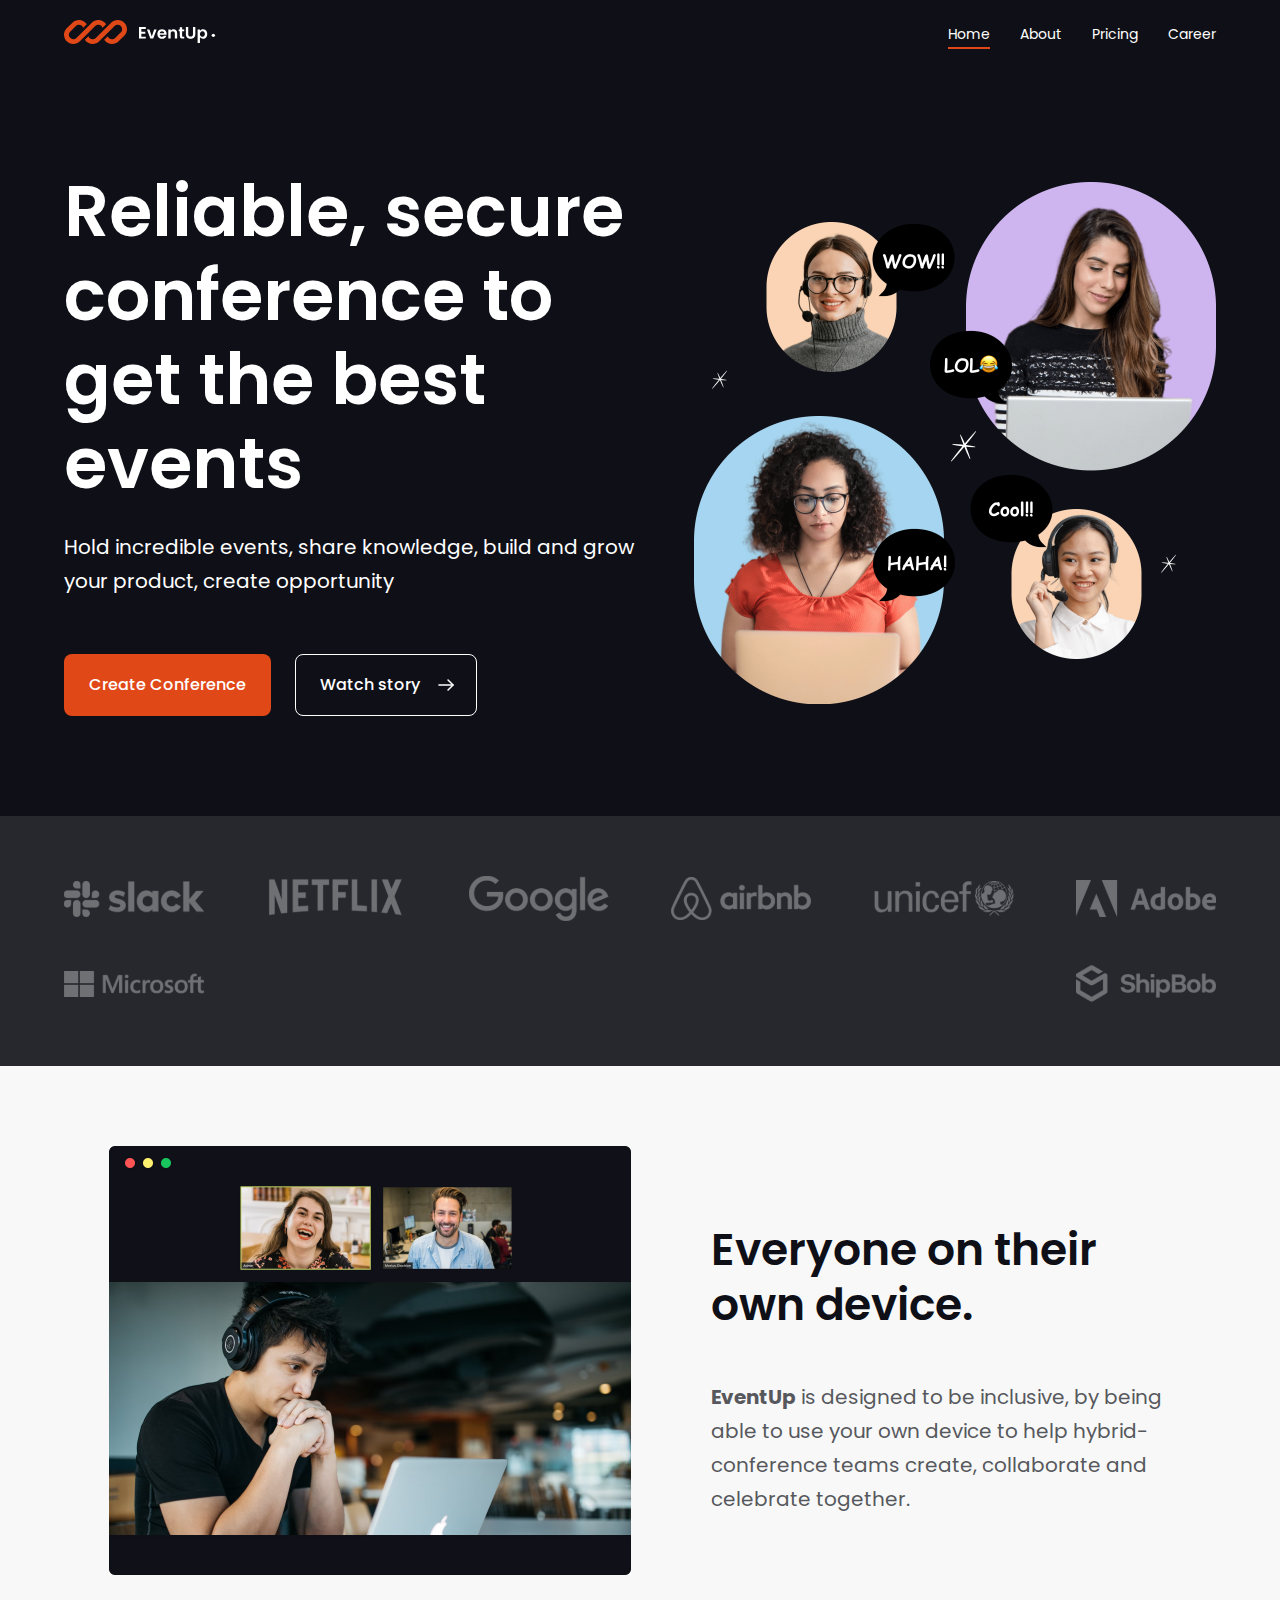
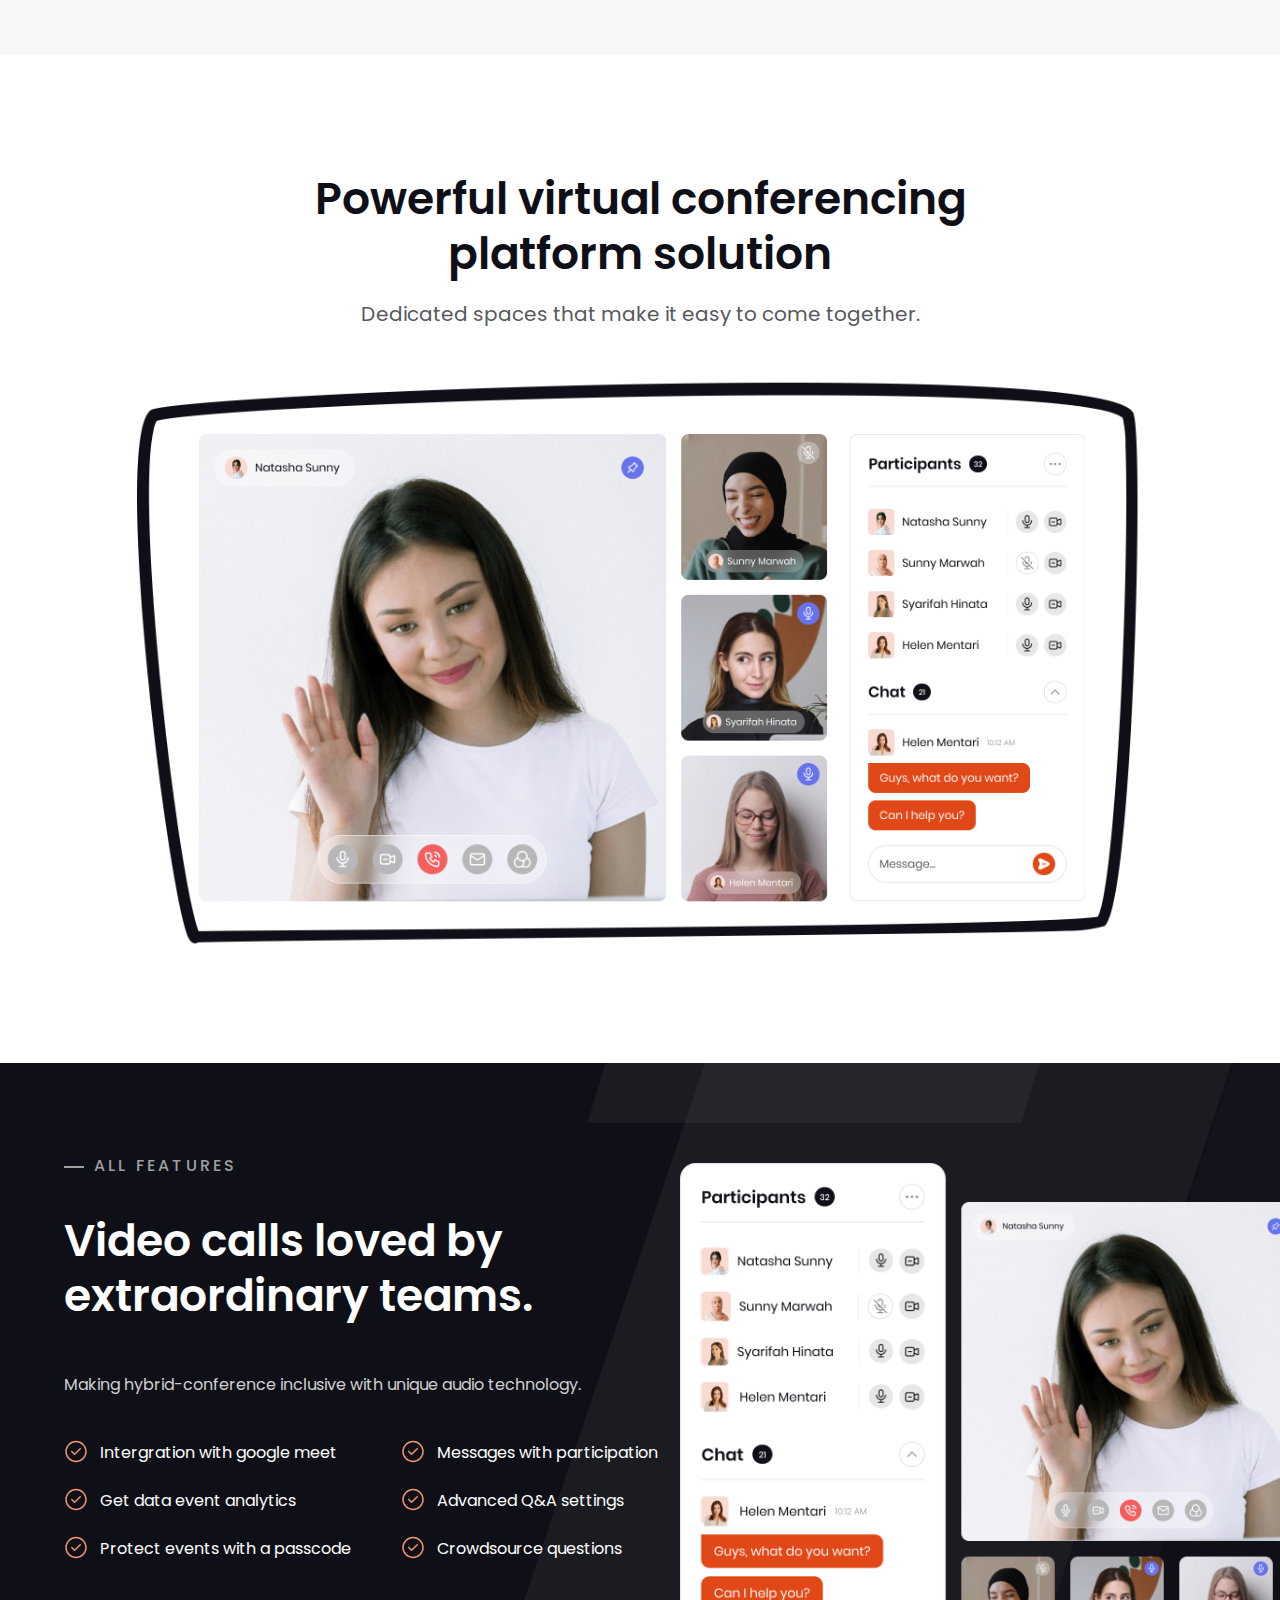
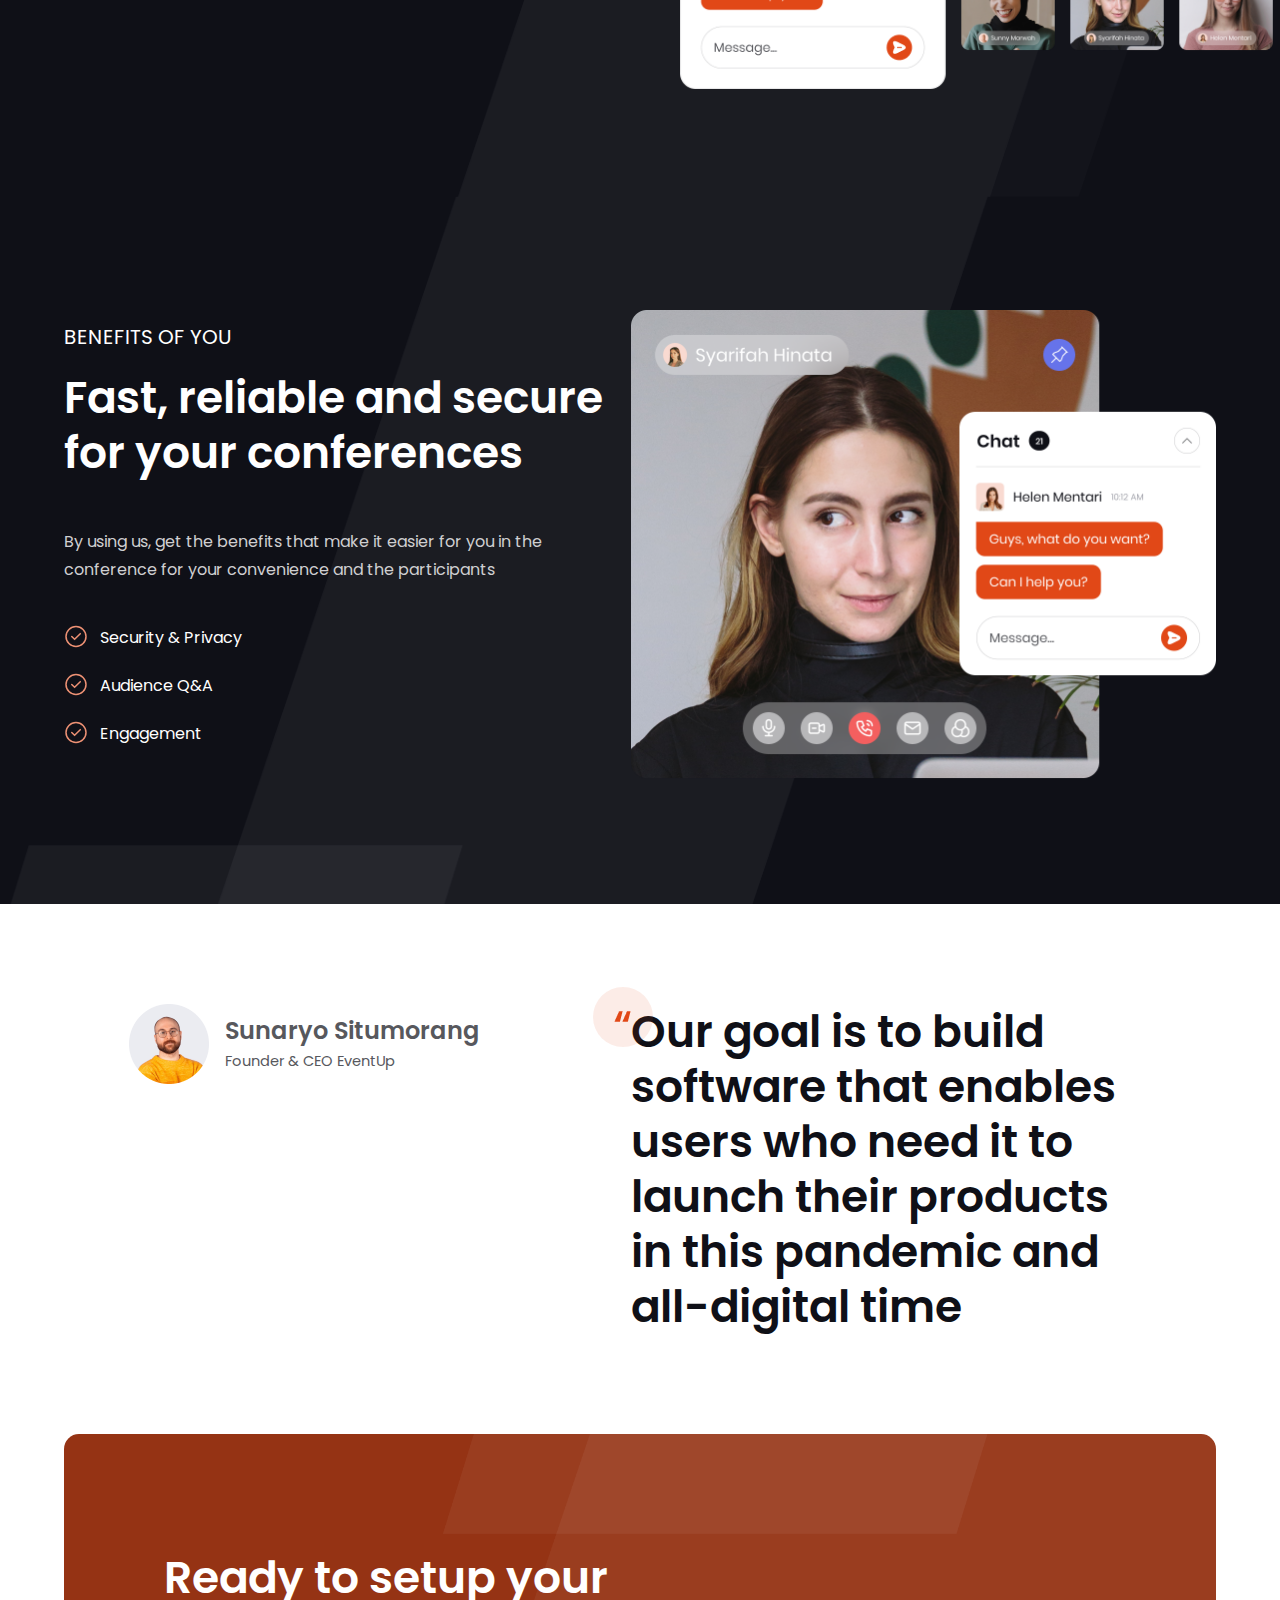
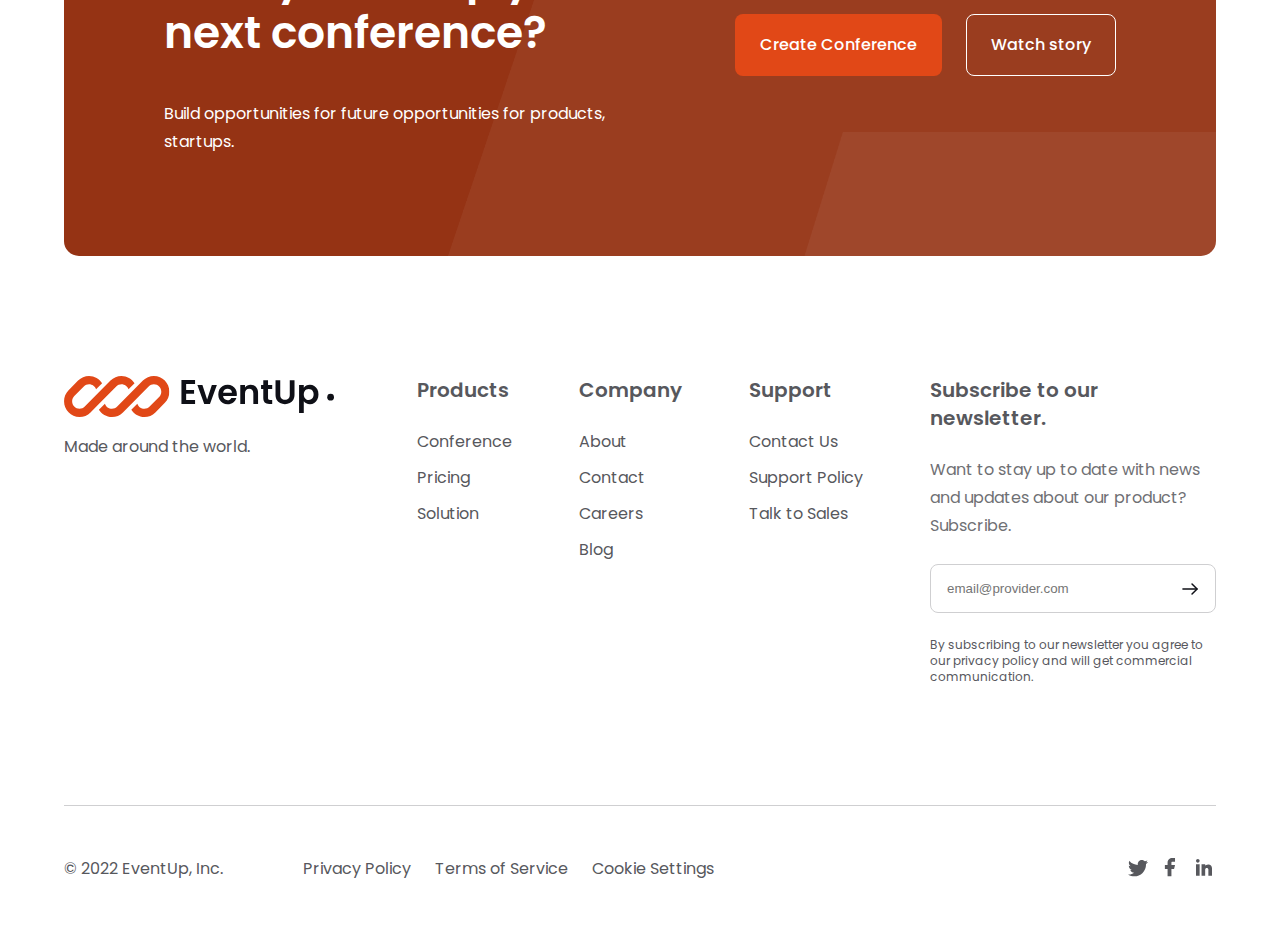
<file: index.html>
<!DOCTYPE html>
<html lang="en">

<head>
    <meta charset="UTF-8">
    <meta http-equiv="X-UA-Compatible" content="IE=edge">
    <meta name="viewport" content="width=device-width, initial-scale=1.0">
    <title>Index</title>
    <link rel="preconnect" href="https://fonts.googleapis.com">
<link rel="preconnect" href="https://fonts.gstatic.com" crossorigin>
<link href="https://fonts.googleapis.com/css2?family=Inter:wght@700&family=Poppins:wght@400;500;600&display=swap" rel="stylesheet">
    <link rel="stylesheet" href="./css/style.min.css">
</head>

<body class="main__body">
    <!-- Header -->
    <header>
    <div class="header text-small">
        <div class="container">
            <div class="navbar">
                <div class="logo"><a href="../index.html"><img src="../img/logo.svg" alt="logo"></a> </div>
                <nav>
                    <ul class="menu">
                        <ul class="menu">
                            <li class="menu__item"><a href="index.html" class="menu__item-link" data-scroll id="home">Home</a></li>
                            <li class="menu__item"><a href="about.html" class="menu__item-link" data-scroll id="about">About</a></li>
                            <li class="menu__item"><a href="price.html" class="menu__item-link" data-scroll id="pricing">Pricing</a></li>
                            <li class="menu__item"><a href="career.html" class="menu__item-link" data-scroll id="career">Career</a></li>
                        </ul>
                    </ul>
                </nav>
                <button class="burger">
                    <span></span>
                </button>
            </div>
        </div>
    </div>
</header>
    <!-- Main Page -->
    <main>
        <section class="hero dark p-10">
    <div class="container hero__container">
        <div class="hero__left">
            <h1 class="hero__title dark">Reliable, secure conference to get the best events</h1>
        <p class="hero__descr">Hold incredible events, share knowledge, build and grow your product, create opportunity</p>
        <div class="hero__btns">
            <button class="btn">Create Conference</button>
        <button class="btn btn__outline hero__btn">Watch story<svg class="hero__arrow" width="20" height="20" viewBox="0 0 20 20" fill="none" xmlns="http://www.w3.org/2000/svg">
            <path d="M12.0248 4.94141L17.0831 9.99974L12.0248 15.0581" stroke="white" stroke-width="1.5" stroke-miterlimit="10" stroke-linecap="round" stroke-linejoin="round"/>
            <path d="M2.91663 10H16.9416" stroke="white" stroke-width="1.5" stroke-miterlimit="10" stroke-linecap="round" stroke-linejoin="round"/>
            </svg>
        </button>
        </div>
        </div>
        
        <img src="../img/home/hero-main.png" alt="img" class="hero__img">
    </div>
</section>

<section class="partnership p-6">
    <div class="container partnership__container ">
        <img src="../img/logos/slack.svg" width="140px" class="partnership__logo" alt="logo" class="partnership__icon">
        <img src="../img/logos/netflix.svg" width="103px" class="partnership__logo" alt="logo" class="partnership__icon">
        <img src="../img/logos/google.svg" width="112px" class="partnership__logo" alt="logo" class="partnership__icon">
        <img src="../img/logos/airnb.svg" width="116px" class="partnership__logo" alt="logo" class="partnership__icon">
        <img src="../img/logos/unicef.svg" width="139px" class="partnership__logo" alt="logo" class="partnership__icon">
        <img src="../img/logos/adobe.svg" width="122px" class="partnership__logo" alt="logo" class="partnership__icon">
        <img src="../img/logos/microsoft.svg" width="140px" class="partnership__logo" alt="logo" class="partnership__icon">
        <img src="../img/logos/ship-bob.svg" width="122px" class="partnership__logo" alt="logo" class="partnership__icon">
    </div>
</section>

<section class="about p-8">
    <div class="container about__container">
        <img src="../img/home/assets.jpg" alt="img" class="about__img">
        <div class="about__item">
            <h2 class="about__title">Everyone on their
                own device.</h2>
                <p class="about__text">
                    <b>EventUp</b> is designed to be inclusive, by being able to use your own device to help hybrid-conference teams create, collaborate and celebrate together.
                </p>
        </div>
    </div>
</section>

<section class="display-room p-10">
    <div class="container display-room__container">
        <div class="display-room__content">
            <h2 class="display-room__title">Powerful virtual conferencing platform solution</h2>
        <p class="display-room__descr">Dedicated spaces that make it easy to come together.</p>
        </div>
        <img src="../img/home/display-room.jpg" class="display-room__img"></div>
    </div>
</section>
<section class="features dark p-10">
    <img src="../img/home/features-1.png" alt="img" class="features__img">
    <div class="container features__container">
        <div class="features__items">
            <div class="features__content">
                <span class="features__unter-title unter-title">ALL FEATURES</span>
                <h2 class="features__title">Video calls loved by extraordinary teams.</h2>
                <p class="features__descr text-regular">Making hybrid-conference inclusive with unique audio technology.</p>
                <div class="features__lists">
                    <ul class="features__list">
                        <li class="features__item text-regular">Intergration with google meet</li>
                        <li class="features__item text-regular">Get data event analytics
                        </li>
                        <li class="features__item text-regular">Protect events with a passcode</li>
                    </ul>
                    <ul class="features__list">
                        <li class="features__item text-regular">Messages with participation</li>
                        <li class="features__item text-regular">Advanced Q&A settings
                        </li>
                        <li class="features__item text-regular">Crowdsource questions
                        </li>
                    </ul>
                </div>
            </div>
        </div>
        <div class="features__items">
            <div class="features__content">
                <span class="features__unter-title">BENEFITS OF YOU</span>
                <h2 class="features__title">Fast, reliable and secure for your conferences</h2>
                <p class="features__descr features__descr-last text-regular ">By using us, get the benefits that make it easier for you in the conference for your convenience and the participants</p>
                <ul class="features__list">
                    <li class="features__item text-regular">Security & Privacy
                    </li>
                    <li class="features__item text-regular">Audience Q&A
                    </li>
                    <li class="features__item text-regular">Engagement</li>
                </ul>
            </div>
            <img src="../img/home/features-2.png" alt="img" class="features__img-last">
        </div>
    </div>
</section>


        <section class="message">
    <div class="container message__container p-10">
        <div class="message__item" >
            <img src="../img/home/profile.png" alt="profile" class="message__img">
            <div class="message__ author">
                <div class="message__name">Sunaryo Situmorang</div>
                <div class="message__position">Founder & CEO EventUp</div>
            </div>
        </div>
        <p class="message__text"><span class="message__circle"></span>Our goal is to build software that enables users who need it to launch their products in this pandemic and all-digital time</p>
    </div>
</section>
        <section class="setap-conference ">
    <div class="container setap-conference__container">
        <div class="setap-conference__wrapper ">
            <div class="setap-conference__content">
                <h2 class="setap-conference__title">Ready to setup your next conference?</h2>
                <p class="setap-conference__text text-regular">Build opportunities for future opportunities for products, startups.</p>
            </div>
            <div class="setap-conference__btns">
                <button class="btn">Create Conference</button>
                <button class="btn btn__outline">Watch story</button>
            </div>
        </div>
    </div>
</section>


    </main>
    <!-- Footer -->
    <footer class="footer p-12">
    <div class="footer__container container">
        <div class="footer__col">
            <a href="#" >
                <img src="../img/home/logo-black.svg" alt="logo" class="footer__logo" >
            </a>
            <p class="footer__subtitle text-regular">Made around the world.</p>
        </div>
        <ul class="footer__list">
            <h4 class="footer__list-title">Products</h4>
            <li class="footer__item">
                <a href="#" class="footer__link">Conference</a>
            </li>
            <li class="footer__item">
                <a href="#" class="footer__link">Pricing</a>
            </li>
            <li class="footer__item">
                <a href="#" class="footer__link">Solution</a>
            </li>
        </ul>
        <ul class="footer__list">
            <h4 class="footer__list-title">Company</h4>
            <li class="footer__item">
                <a href="#" class="footer__link">About</a>
            </li>
            <li class="footer__item">
                <a href="#" class="footer__link">Contact</a>
            </li>
            <li class="footer__item">
                <a href="#" class="footer__link">Careers</a>
            </li>
            <li class="footer__item">
                <a href="#" class="footer__link">Blog</a>
            </li>
        </ul>
        <ul class="footer__list">
            <h4 class="footer__list-title">Support</h4>
            <li class="footer__item">
                <a href="#" class="footer__link">Contact Us</a>
            </li>
            <li class="footer__item">
                <a href="#" class="footer__link">Support Policy</a>
            </li>
            <li class="footer__item">
                <a href="#" class="footer__link">Talk to Sales</a>
            </li>
        </ul>
        <div class="footer__col">
            <h4 class="footer__col-title">Subscribe to our newsletter.</h4>
            <p class="footer__text text-regular">Want to stay up to date with news and updates about our product? Subscribe.</p>
            <form action="" class="footer__form">
                <input class="footer__input" placeholder="email@provider.com" type="text">
                <svg class="footer__arrow" width="20" height="20" viewBox="0 0 20 20" fill="none" xmlns="http://www.w3.org/2000/svg">
                    <path d="M12.0247 4.94141L17.0831 9.99974L12.0247 15.0581" stroke="#0F1017" stroke-width="1.5" stroke-miterlimit="10" stroke-linecap="round" stroke-linejoin="round"/>
                    <path d="M2.91669 10H16.9417" stroke="#0F1017" stroke-width="1.5" stroke-miterlimit="10" stroke-linecap="round" stroke-linejoin="round"/>
                    </svg>
                    

            </form>
            <p class="footer__sub-text">By subscribing to our newsletter you agree to our privacy policy and will get commercial communication.</p>

        </div>
    </div>
</footer>
<section class="footer-bottom text-regular">
    <div class=" footer-bottom__container container p-5 ">
        <div class="footer-bottom__col">
            <p class="footer-bottom__copy">© 2022 EventUp, Inc.</p>
            <ul class="footer-bottom__privacy-list">
                <li class="footer-bottom__item">
                    <a href="#" class="footer-bottom__link">Privacy Policy</a>
                </li>
                <li class="footer-bottom__item">
                    <a href="#" class="footer-bottom__link">Terms of Service</a>
                </li>
                <li class="footer-bottom__item">
                    <a href="#" class="footer-bottom__link">Cookie Settings</a>
                </li>
            </ul>
        </div>
        <ul class="footer-bottom__social-list">
            <li class="footer-bottom__social-item">
                <a href="#" class="footer-bottom__social-link">
                    <svg width="20" height="17" viewBox="0 0 20 17" fill="none" xmlns="http://www.w3.org/2000/svg">
                        <path d="M19.8098 2.22724C19.8677 2.14647 19.7821 2.04218 19.6894 2.07811C19.0307 2.33344 18.3423 2.50571 17.64 2.5906C18.4219 2.12348 19.0253 1.4124 19.3599 0.570533C19.394 0.484774 19.3003 0.408187 19.2195 0.452801C18.4928 0.854139 17.7091 1.14313 16.8949 1.30957C16.8608 1.31654 16.8257 1.30494 16.8018 1.27969C16.1908 0.635016 15.3866 0.205781 14.5098 0.0574517C13.6147 -0.0939932 12.6946 0.0559587 11.8938 0.48379C11.0931 0.911621 10.457 1.59313 10.0853 2.42144C9.73186 3.209 9.6365 4.08691 9.81081 4.93003C9.82433 4.99545 9.77312 5.05721 9.70645 5.05307C8.1224 4.95469 6.57469 4.53336 5.15868 3.81446C3.74627 3.09739 2.49554 2.09983 1.48267 0.883296C1.43772 0.829305 1.35252 0.836293 1.31977 0.898445C1.0046 1.49651 0.839579 2.16311 0.840028 2.8406C0.838748 3.51498 1.00425 4.17922 1.32178 4.77416C1.63932 5.36911 2.09905 5.87631 2.66003 6.2506C2.0651 6.23441 1.48178 6.08734 0.951276 5.82067C0.882909 5.78631 0.800902 5.83524 0.804458 5.91167C0.845826 6.80091 1.17228 7.69364 1.73734 8.37857C2.33866 9.10744 3.17328 9.60624 4.10003 9.7906C3.74328 9.89917 3.3729 9.95641 3.00003 9.9606C2.79709 9.95823 2.59454 9.94325 2.39356 9.91578C2.31904 9.90559 2.2582 9.97637 2.28428 10.0469C2.5607 10.7944 3.04903 11.4467 3.6911 11.9228C4.37755 12.4318 5.2056 12.7142 6.06003 12.7306C4.61723 13.8659 2.83591 14.4855 1.00003 14.4906C0.811384 14.4912 0.622825 14.4851 0.434709 14.4723C0.328701 14.4651 0.279946 14.6063 0.371322 14.6605C2.16009 15.7221 4.20462 16.2831 6.29003 16.2806C7.82972 16.2966 9.35716 16.0056 10.7831 15.4247C12.2091 14.8437 13.5051 13.9845 14.5952 12.8971C15.6854 11.8097 16.548 10.516 17.1326 9.09151C17.7172 7.66702 18.0121 6.14033 18 4.6006V4.12077C18 4.0892 18.015 4.05951 18.0402 4.04048C18.7184 3.52834 19.3149 2.91691 19.8098 2.22724Z" fill="#57585D"/>
                        </svg>
                                                
                </a>
            </li>
            <li class="footer-bottom__social-item">
                <a href="#" class="footer-bottom__social-link">
                    <svg width="12" height="20" viewBox="0 0 12 20" fill="none" xmlns="http://www.w3.org/2000/svg">
                        <path d="M8.2 0.875C6.97337 0.875 5.79699 1.36228 4.92963 2.22963C4.06228 3.09699 3.575 4.27337 3.575 5.5V8.075H1.1C0.975736 8.075 0.875 8.17574 0.875 8.3V11.7C0.875 11.8243 0.975736 11.925 1.1 11.925H3.575V18.9C3.575 19.0243 3.67574 19.125 3.8 19.125H7.2C7.32426 19.125 7.425 19.0243 7.425 18.9V11.925H9.92192C10.0252 11.925 10.1152 11.8547 10.1402 11.7546L10.9902 8.35457C11.0257 8.21256 10.9183 8.075 10.7719 8.075H7.425V5.5C7.425 5.29446 7.50665 5.09733 7.65199 4.95199C7.79733 4.80665 7.99446 4.725 8.2 4.725H10.8C10.9243 4.725 11.025 4.62426 11.025 4.5V1.1C11.025 0.975736 10.9243 0.875 10.8 0.875H8.2Z" fill="#57585D"/>
                    </svg>
                        
                                              
                </a>
            </li>
            <li class="footer-bottom__social-item">
                <a href="#" class="footer-bottom__social-link">
                    <svg width="24" height="24" viewBox="0 0 24 24" fill="none" xmlns="http://www.w3.org/2000/svg">
                        <path d="M5.81333 4C4.81186 4 4 4.83031 4 5.85455C4 6.87878 4.81186 7.70909 5.81333 7.70909C6.81481 7.70909 7.62667 6.87878 7.62667 5.85455C7.62667 4.83031 6.81481 4 5.81333 4Z" fill="#57585D"/>
                        <path d="M4.10667 9.23636C4.04776 9.23636 4 9.2852 4 9.34545V20.6909C4 20.7512 4.04776 20.8 4.10667 20.8H7.52C7.57891 20.8 7.62667 20.7512 7.62667 20.6909V9.34545C7.62667 9.2852 7.57891 9.23636 7.52 9.23636H4.10667Z" fill="#57585D"/>
                        <path d="M9.65333 9.23636C9.59442 9.23636 9.54667 9.2852 9.54667 9.34545V20.6909C9.54667 20.7512 9.59442 20.8 9.65333 20.8H13.0667C13.1256 20.8 13.1733 20.7512 13.1733 20.6909V14.5818C13.1733 14.1478 13.3419 13.7316 13.642 13.4247C13.942 13.1179 14.349 12.9455 14.7733 12.9455C15.1977 12.9455 15.6046 13.1179 15.9047 13.4247C16.2048 13.7316 16.3733 14.1478 16.3733 14.5818V20.6909C16.3733 20.7512 16.4211 20.8 16.48 20.8H19.8933C19.9522 20.8 20 20.7512 20 20.6909V13.1682C20 11.0503 18.1989 9.39345 16.1385 9.58502C15.5031 9.6441 14.8748 9.80565 14.2882 10.0628L13.1733 10.5514V9.34545C13.1733 9.2852 13.1256 9.23636 13.0667 9.23636H9.65333Z" fill="#57585D"/>
                    </svg>
                                               
                </a>
            </li>
        </ul>
    </div>
</section>
</body>

<script src="./js/scripts.min.js"></script>

</html>
</file>
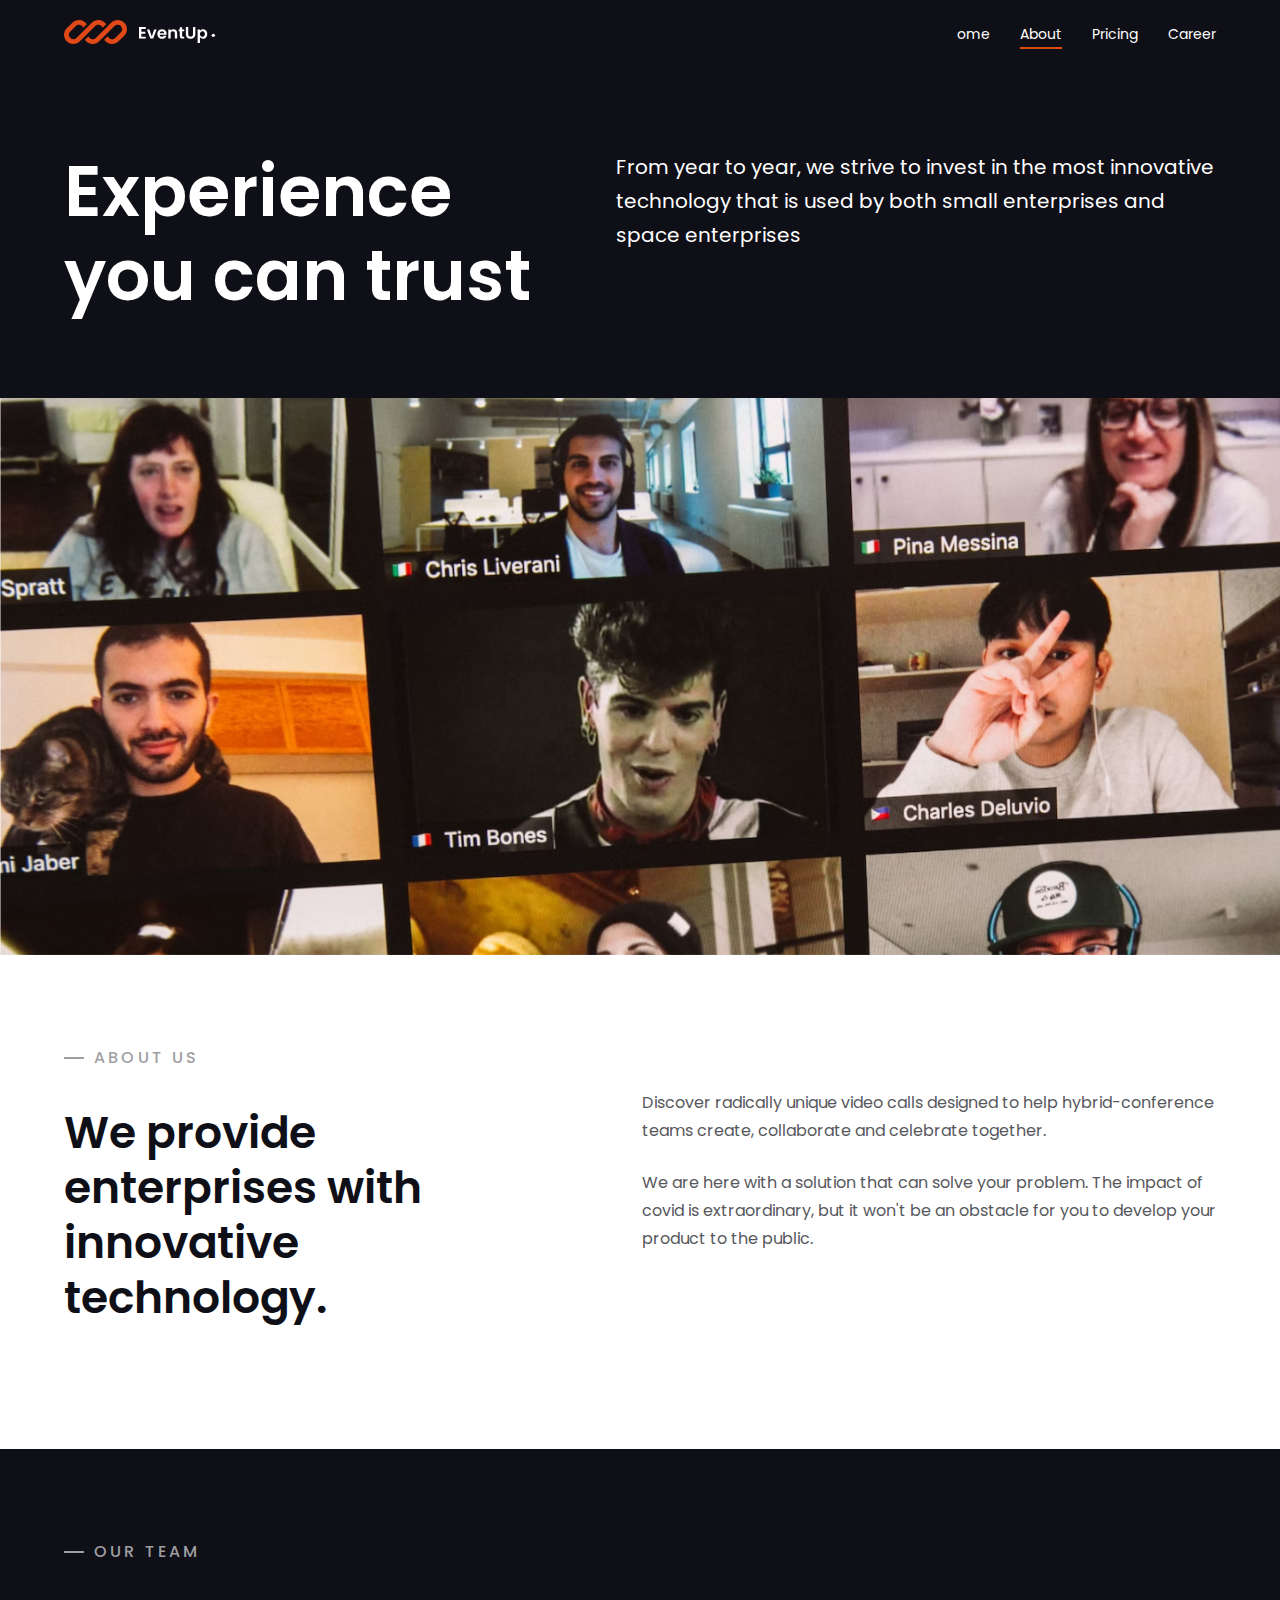
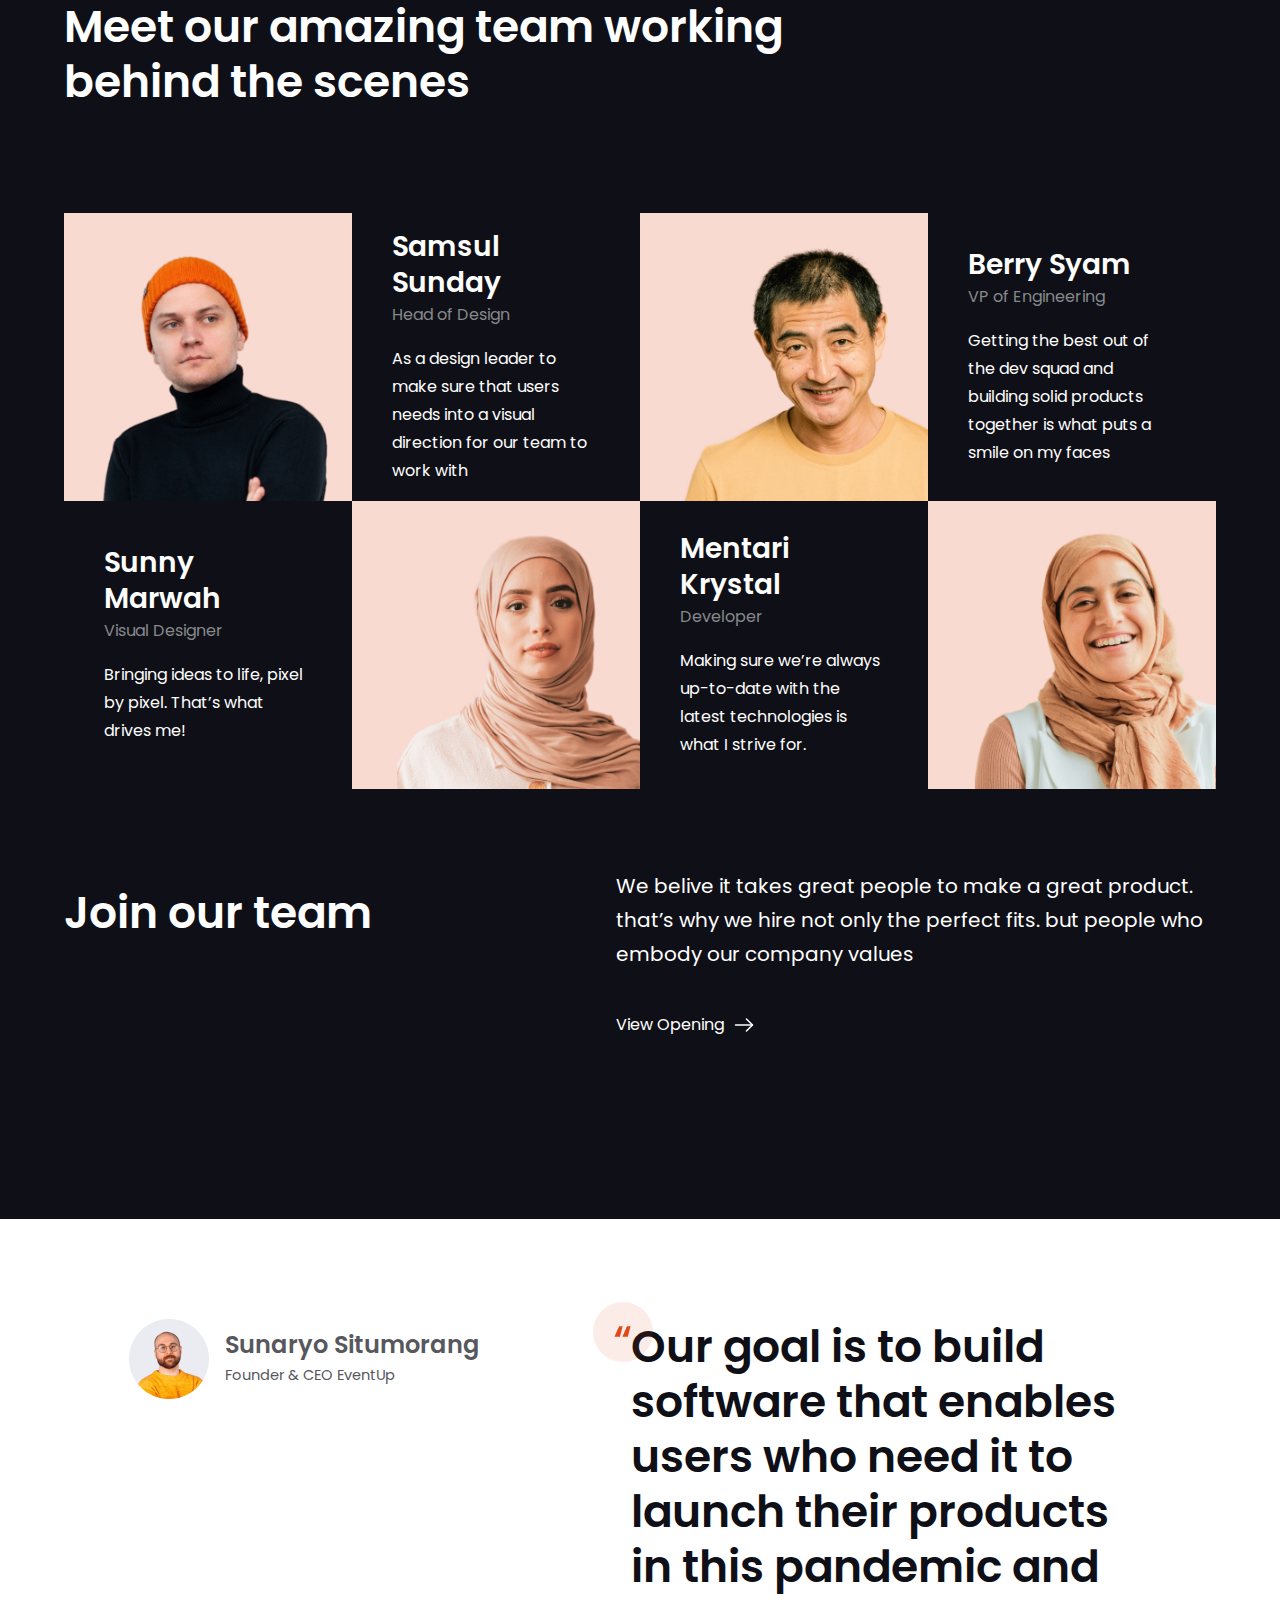
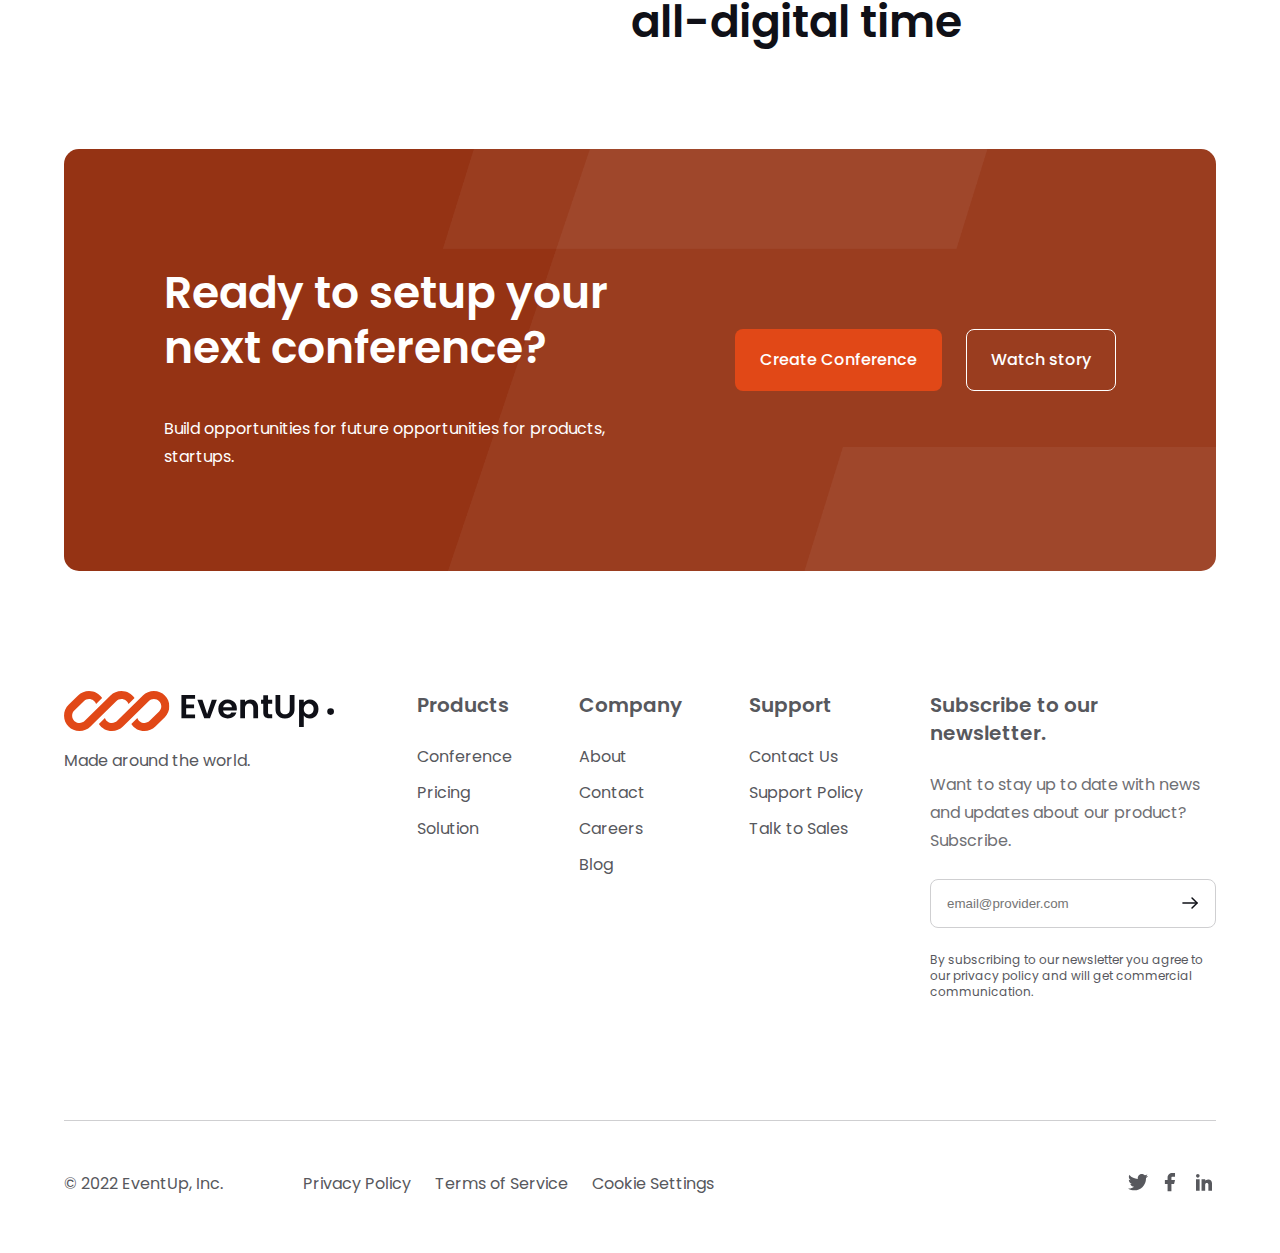
<file: about.html>
<!DOCTYPE html>
<html lang="en">

<head>
    <meta charset="UTF-8">
    <meta http-equiv="X-UA-Compatible" content="IE=edge">
    <meta name="viewport" content="width=device-width, initial-scale=1.0">
    <title>Index</title>
    <link rel="preconnect" href="https://fonts.googleapis.com">
<link rel="preconnect" href="https://fonts.gstatic.com" crossorigin>
<link href="https://fonts.googleapis.com/css2?family=Inter:wght@700&family=Poppins:wght@400;500;600&display=swap" rel="stylesheet">
    <link rel="stylesheet" href="./css/style.min.css">
</head>

<body class="main__body">
    <!-- Header -->
    <header>
    <div class="header text-small">
        <div class="container">
            <div class="navbar">
                <div class="logo"><a href="../index.html"><img src="../img/logo.svg" alt="logo"></a> </div>
                <nav>
                    <ul class="menu">
                        <ul class="menu">
                            <li class="menu__item"><a href="index.html" class="menu__item-link" data-scroll id="home">ome</a></li>
                            <li class="menu__item"><a href="about.html" class="menu__item-link" data-scroll id="about">About</a></li>
                            <li class="menu__item"><a href="price.html" class="menu__item-link" data-scroll id="pricing">Pricing</a></li>
                            <li class="menu__item"><a href="career.html" class="menu__item-link" data-scroll id="career">Career</a></li>
                        </ul>
                    </ul>
                </nav>
                <button class="burger">
                    <span></span>
                </button>
            </div>
        </div>
    </div>
</header>
    <!-- Main Page -->
    <main>
        <section class="about-hero dark">
    <div class="container about-hero__container p-8">
        <h1 class="about-hero__title dark">Experience you can trust</h1>
        <p class="about-hero__text">From year to year, we strive to invest in the most innovative technology that is used by both small enterprises and space enterprises</p>
    </div>
    <img src="../img/about/img.jpg" alt="img" class="about-hero__img">
</section>
<section class="about-us">
    <div class="container about-us__container p-10">
        <span class="unter-title">ABOUt US</span>
        <div class="about-us__content">
            <h2 class="about-us__title">We provide enterprises with innovative technology.</h2>
            <div class="about-us__item">
                <p class="about-us__descr text-regular">Discover radically unique video calls designed to help hybrid-conference teams create, collaborate and celebrate together.</p>
                <p class="about-us__descr text-regular">We are here with a solution that can solve your problem. The impact of covid is extraordinary, but it won't be an obstacle for you to develop your product to the public.</p>
            </div>
        </div>

    </div>
</section>
<section class="team dark p-10">
    <div class="container team__container">
        <span class="unter-title">Our team</span>
        <h2 class="about-us__title team__title dark">Meet our amazing team working behind the scenes</h2>
        <div class="team__items">
            <div class="team__item">
                <div class="team__img">
                    <img src="../img/about/team-1.jpg" alt="img">
                </div>               
                 <div class="team__content">
                    <h3 class="team__content-title">Samsul Sunday</h3>
                    <p class="team__content-descr">Head of Design</p>
                    <p class="team__content-text">As a design leader to make sure that users needs into a visual direction for our team to work with</p>
                </div>
            </div>
            <div class="team__item">
                <div class="team__img">
                    <img src="../img/about/team-2.jpg" alt="img">
                </div>               
                 <div class="team__content">
                    <h3 class="team__content-title">Berry Syam</h3>
                    <p class="team__content-descr">VP of Engineering</p>
                    <p class="team__content-text">Getting the best out of the dev squad and building solid products together is what puts a smile on my faces
                </div>
            </div>
            <div class="team__item">
                <div class="team__img">
                    <img src="../img/about/team-3.jpg" alt="img">
                </div>               
                 <div class="team__content">
                    <h3 class="team__content-title">Sunny Marwah</h3>
                    <p class="team__content-descr">Visual Designer</p>
                    <p class="team__content-text">Bringing ideas to life, pixel by pixel. That’s what drives me!</p>
                </div>
            </div>
            <div class="team__item">
                <div class="team__img">
                    <img src="../img/about/team-4.jpg" alt="img">
                </div>               
                 <div class="team__content">
                    <h3 class="team__content-title">Mentari Krystal</h3>
                    <p class="team__content-descr">Developer</p>
                    <p class="team__content-text">Making sure we’re always up-to-date with the latest technologies is what I strive for.</p>
                </div>
            </div>
            
        </div>
        <div class="team__join p-8">
            <h2 class="team__join-title dark">
                Join our team
            </h2>
            <div class="team__join-descr">
                <p class="team__join-text">We belive it takes great people to make a great product. that’s why we hire not only the perfect fits. but people who embody our company values</p>
                <a href="#" class="team__join-link text-regular">View Opening <svg width="24" height="24" viewBox="0 0 24 24" fill="none" xmlns="http://www.w3.org/2000/svg">
                    <path d="M14.43 5.92969L20.5 11.9997L14.43 18.0697" stroke="white" stroke-width="1.5" stroke-miterlimit="10" stroke-linecap="round" stroke-linejoin="round"/>
                    <path d="M3.5 12H20.33" stroke="white" stroke-width="1.5" stroke-miterlimit="10" stroke-linecap="round" stroke-linejoin="round"/>
                    </svg>
                </a>
            </div>
        </div>
    </div>
   
</section>
        <section class="message">
    <div class="container message__container p-10">
        <div class="message__item" >
            <img src="../img/home/profile.png" alt="profile" class="message__img">
            <div class="message__ author">
                <div class="message__name">Sunaryo Situmorang</div>
                <div class="message__position">Founder & CEO EventUp</div>
            </div>
        </div>
        <p class="message__text"><span class="message__circle"></span>Our goal is to build software that enables users who need it to launch their products in this pandemic and all-digital time</p>
    </div>
</section>
        <section class="setap-conference ">
    <div class="container setap-conference__container">
        <div class="setap-conference__wrapper ">
            <div class="setap-conference__content">
                <h2 class="setap-conference__title">Ready to setup your next conference?</h2>
                <p class="setap-conference__text text-regular">Build opportunities for future opportunities for products, startups.</p>
            </div>
            <div class="setap-conference__btns">
                <button class="btn">Create Conference</button>
                <button class="btn btn__outline">Watch story</button>
            </div>
        </div>
    </div>
</section>


    </main>
    <!-- Footer -->
    <footer class="footer p-12">
    <div class="footer__container container">
        <div class="footer__col">
            <a href="#" >
                <img src="../img/home/logo-black.svg" alt="logo" class="footer__logo" >
            </a>
            <p class="footer__subtitle text-regular">Made around the world.</p>
        </div>
        <ul class="footer__list">
            <h4 class="footer__list-title">Products</h4>
            <li class="footer__item">
                <a href="#" class="footer__link">Conference</a>
            </li>
            <li class="footer__item">
                <a href="#" class="footer__link">Pricing</a>
            </li>
            <li class="footer__item">
                <a href="#" class="footer__link">Solution</a>
            </li>
        </ul>
        <ul class="footer__list">
            <h4 class="footer__list-title">Company</h4>
            <li class="footer__item">
                <a href="#" class="footer__link">About</a>
            </li>
            <li class="footer__item">
                <a href="#" class="footer__link">Contact</a>
            </li>
            <li class="footer__item">
                <a href="#" class="footer__link">Careers</a>
            </li>
            <li class="footer__item">
                <a href="#" class="footer__link">Blog</a>
            </li>
        </ul>
        <ul class="footer__list">
            <h4 class="footer__list-title">Support</h4>
            <li class="footer__item">
                <a href="#" class="footer__link">Contact Us</a>
            </li>
            <li class="footer__item">
                <a href="#" class="footer__link">Support Policy</a>
            </li>
            <li class="footer__item">
                <a href="#" class="footer__link">Talk to Sales</a>
            </li>
        </ul>
        <div class="footer__col">
            <h4 class="footer__col-title">Subscribe to our newsletter.</h4>
            <p class="footer__text text-regular">Want to stay up to date with news and updates about our product? Subscribe.</p>
            <form action="" class="footer__form">
                <input class="footer__input" placeholder="email@provider.com" type="text">
                <svg class="footer__arrow" width="20" height="20" viewBox="0 0 20 20" fill="none" xmlns="http://www.w3.org/2000/svg">
                    <path d="M12.0247 4.94141L17.0831 9.99974L12.0247 15.0581" stroke="#0F1017" stroke-width="1.5" stroke-miterlimit="10" stroke-linecap="round" stroke-linejoin="round"/>
                    <path d="M2.91669 10H16.9417" stroke="#0F1017" stroke-width="1.5" stroke-miterlimit="10" stroke-linecap="round" stroke-linejoin="round"/>
                    </svg>
                    

            </form>
            <p class="footer__sub-text">By subscribing to our newsletter you agree to our privacy policy and will get commercial communication.</p>

        </div>
    </div>
</footer>
<section class="footer-bottom text-regular">
    <div class=" footer-bottom__container container p-5 ">
        <div class="footer-bottom__col">
            <p class="footer-bottom__copy">© 2022 EventUp, Inc.</p>
            <ul class="footer-bottom__privacy-list">
                <li class="footer-bottom__item">
                    <a href="#" class="footer-bottom__link">Privacy Policy</a>
                </li>
                <li class="footer-bottom__item">
                    <a href="#" class="footer-bottom__link">Terms of Service</a>
                </li>
                <li class="footer-bottom__item">
                    <a href="#" class="footer-bottom__link">Cookie Settings</a>
                </li>
            </ul>
        </div>
        <ul class="footer-bottom__social-list">
            <li class="footer-bottom__social-item">
                <a href="#" class="footer-bottom__social-link">
                    <svg width="20" height="17" viewBox="0 0 20 17" fill="none" xmlns="http://www.w3.org/2000/svg">
                        <path d="M19.8098 2.22724C19.8677 2.14647 19.7821 2.04218 19.6894 2.07811C19.0307 2.33344 18.3423 2.50571 17.64 2.5906C18.4219 2.12348 19.0253 1.4124 19.3599 0.570533C19.394 0.484774 19.3003 0.408187 19.2195 0.452801C18.4928 0.854139 17.7091 1.14313 16.8949 1.30957C16.8608 1.31654 16.8257 1.30494 16.8018 1.27969C16.1908 0.635016 15.3866 0.205781 14.5098 0.0574517C13.6147 -0.0939932 12.6946 0.0559587 11.8938 0.48379C11.0931 0.911621 10.457 1.59313 10.0853 2.42144C9.73186 3.209 9.6365 4.08691 9.81081 4.93003C9.82433 4.99545 9.77312 5.05721 9.70645 5.05307C8.1224 4.95469 6.57469 4.53336 5.15868 3.81446C3.74627 3.09739 2.49554 2.09983 1.48267 0.883296C1.43772 0.829305 1.35252 0.836293 1.31977 0.898445C1.0046 1.49651 0.839579 2.16311 0.840028 2.8406C0.838748 3.51498 1.00425 4.17922 1.32178 4.77416C1.63932 5.36911 2.09905 5.87631 2.66003 6.2506C2.0651 6.23441 1.48178 6.08734 0.951276 5.82067C0.882909 5.78631 0.800902 5.83524 0.804458 5.91167C0.845826 6.80091 1.17228 7.69364 1.73734 8.37857C2.33866 9.10744 3.17328 9.60624 4.10003 9.7906C3.74328 9.89917 3.3729 9.95641 3.00003 9.9606C2.79709 9.95823 2.59454 9.94325 2.39356 9.91578C2.31904 9.90559 2.2582 9.97637 2.28428 10.0469C2.5607 10.7944 3.04903 11.4467 3.6911 11.9228C4.37755 12.4318 5.2056 12.7142 6.06003 12.7306C4.61723 13.8659 2.83591 14.4855 1.00003 14.4906C0.811384 14.4912 0.622825 14.4851 0.434709 14.4723C0.328701 14.4651 0.279946 14.6063 0.371322 14.6605C2.16009 15.7221 4.20462 16.2831 6.29003 16.2806C7.82972 16.2966 9.35716 16.0056 10.7831 15.4247C12.2091 14.8437 13.5051 13.9845 14.5952 12.8971C15.6854 11.8097 16.548 10.516 17.1326 9.09151C17.7172 7.66702 18.0121 6.14033 18 4.6006V4.12077C18 4.0892 18.015 4.05951 18.0402 4.04048C18.7184 3.52834 19.3149 2.91691 19.8098 2.22724Z" fill="#57585D"/>
                        </svg>
                                                
                </a>
            </li>
            <li class="footer-bottom__social-item">
                <a href="#" class="footer-bottom__social-link">
                    <svg width="12" height="20" viewBox="0 0 12 20" fill="none" xmlns="http://www.w3.org/2000/svg">
                        <path d="M8.2 0.875C6.97337 0.875 5.79699 1.36228 4.92963 2.22963C4.06228 3.09699 3.575 4.27337 3.575 5.5V8.075H1.1C0.975736 8.075 0.875 8.17574 0.875 8.3V11.7C0.875 11.8243 0.975736 11.925 1.1 11.925H3.575V18.9C3.575 19.0243 3.67574 19.125 3.8 19.125H7.2C7.32426 19.125 7.425 19.0243 7.425 18.9V11.925H9.92192C10.0252 11.925 10.1152 11.8547 10.1402 11.7546L10.9902 8.35457C11.0257 8.21256 10.9183 8.075 10.7719 8.075H7.425V5.5C7.425 5.29446 7.50665 5.09733 7.65199 4.95199C7.79733 4.80665 7.99446 4.725 8.2 4.725H10.8C10.9243 4.725 11.025 4.62426 11.025 4.5V1.1C11.025 0.975736 10.9243 0.875 10.8 0.875H8.2Z" fill="#57585D"/>
                    </svg>
                        
                                              
                </a>
            </li>
            <li class="footer-bottom__social-item">
                <a href="#" class="footer-bottom__social-link">
                    <svg width="24" height="24" viewBox="0 0 24 24" fill="none" xmlns="http://www.w3.org/2000/svg">
                        <path d="M5.81333 4C4.81186 4 4 4.83031 4 5.85455C4 6.87878 4.81186 7.70909 5.81333 7.70909C6.81481 7.70909 7.62667 6.87878 7.62667 5.85455C7.62667 4.83031 6.81481 4 5.81333 4Z" fill="#57585D"/>
                        <path d="M4.10667 9.23636C4.04776 9.23636 4 9.2852 4 9.34545V20.6909C4 20.7512 4.04776 20.8 4.10667 20.8H7.52C7.57891 20.8 7.62667 20.7512 7.62667 20.6909V9.34545C7.62667 9.2852 7.57891 9.23636 7.52 9.23636H4.10667Z" fill="#57585D"/>
                        <path d="M9.65333 9.23636C9.59442 9.23636 9.54667 9.2852 9.54667 9.34545V20.6909C9.54667 20.7512 9.59442 20.8 9.65333 20.8H13.0667C13.1256 20.8 13.1733 20.7512 13.1733 20.6909V14.5818C13.1733 14.1478 13.3419 13.7316 13.642 13.4247C13.942 13.1179 14.349 12.9455 14.7733 12.9455C15.1977 12.9455 15.6046 13.1179 15.9047 13.4247C16.2048 13.7316 16.3733 14.1478 16.3733 14.5818V20.6909C16.3733 20.7512 16.4211 20.8 16.48 20.8H19.8933C19.9522 20.8 20 20.7512 20 20.6909V13.1682C20 11.0503 18.1989 9.39345 16.1385 9.58502C15.5031 9.6441 14.8748 9.80565 14.2882 10.0628L13.1733 10.5514V9.34545C13.1733 9.2852 13.1256 9.23636 13.0667 9.23636H9.65333Z" fill="#57585D"/>
                    </svg>
                                               
                </a>
            </li>
        </ul>
    </div>
</section>
</body>

<script src="./js/scripts.min.js"></script>

</html>
</file>
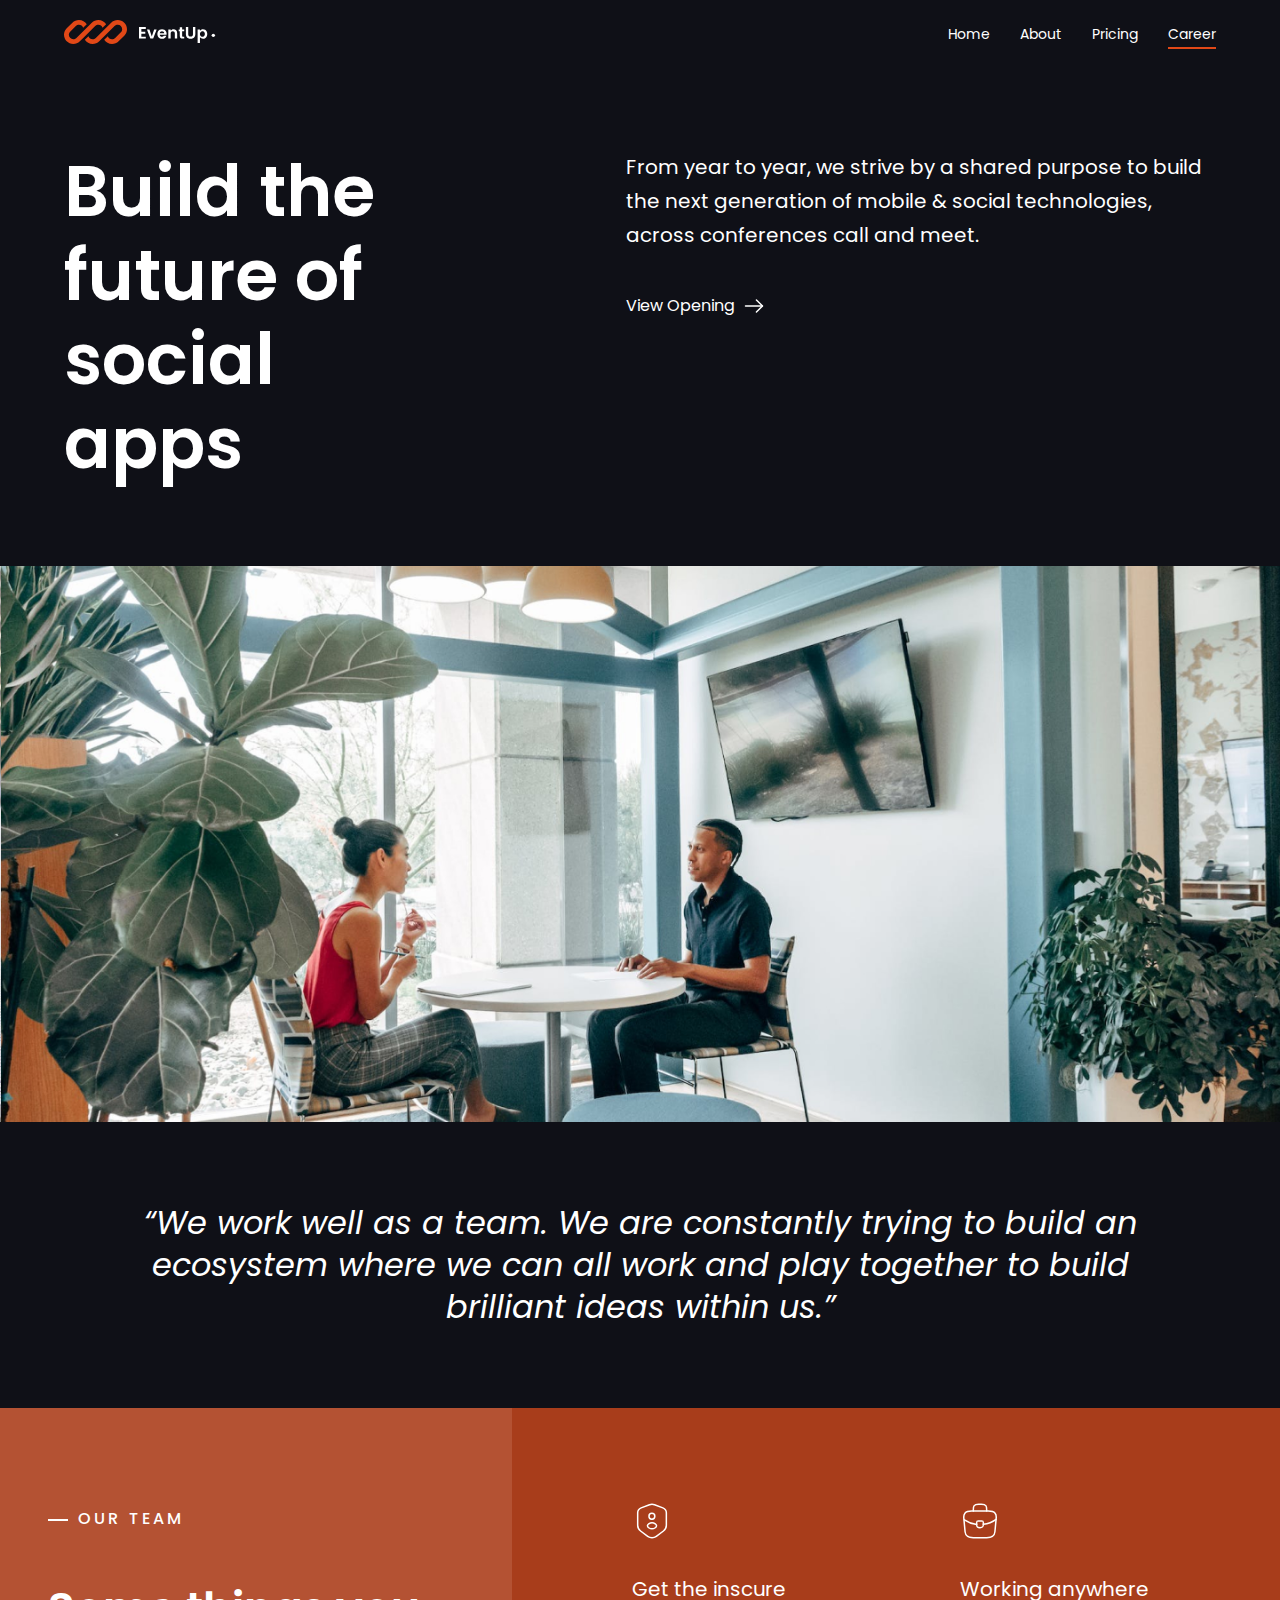
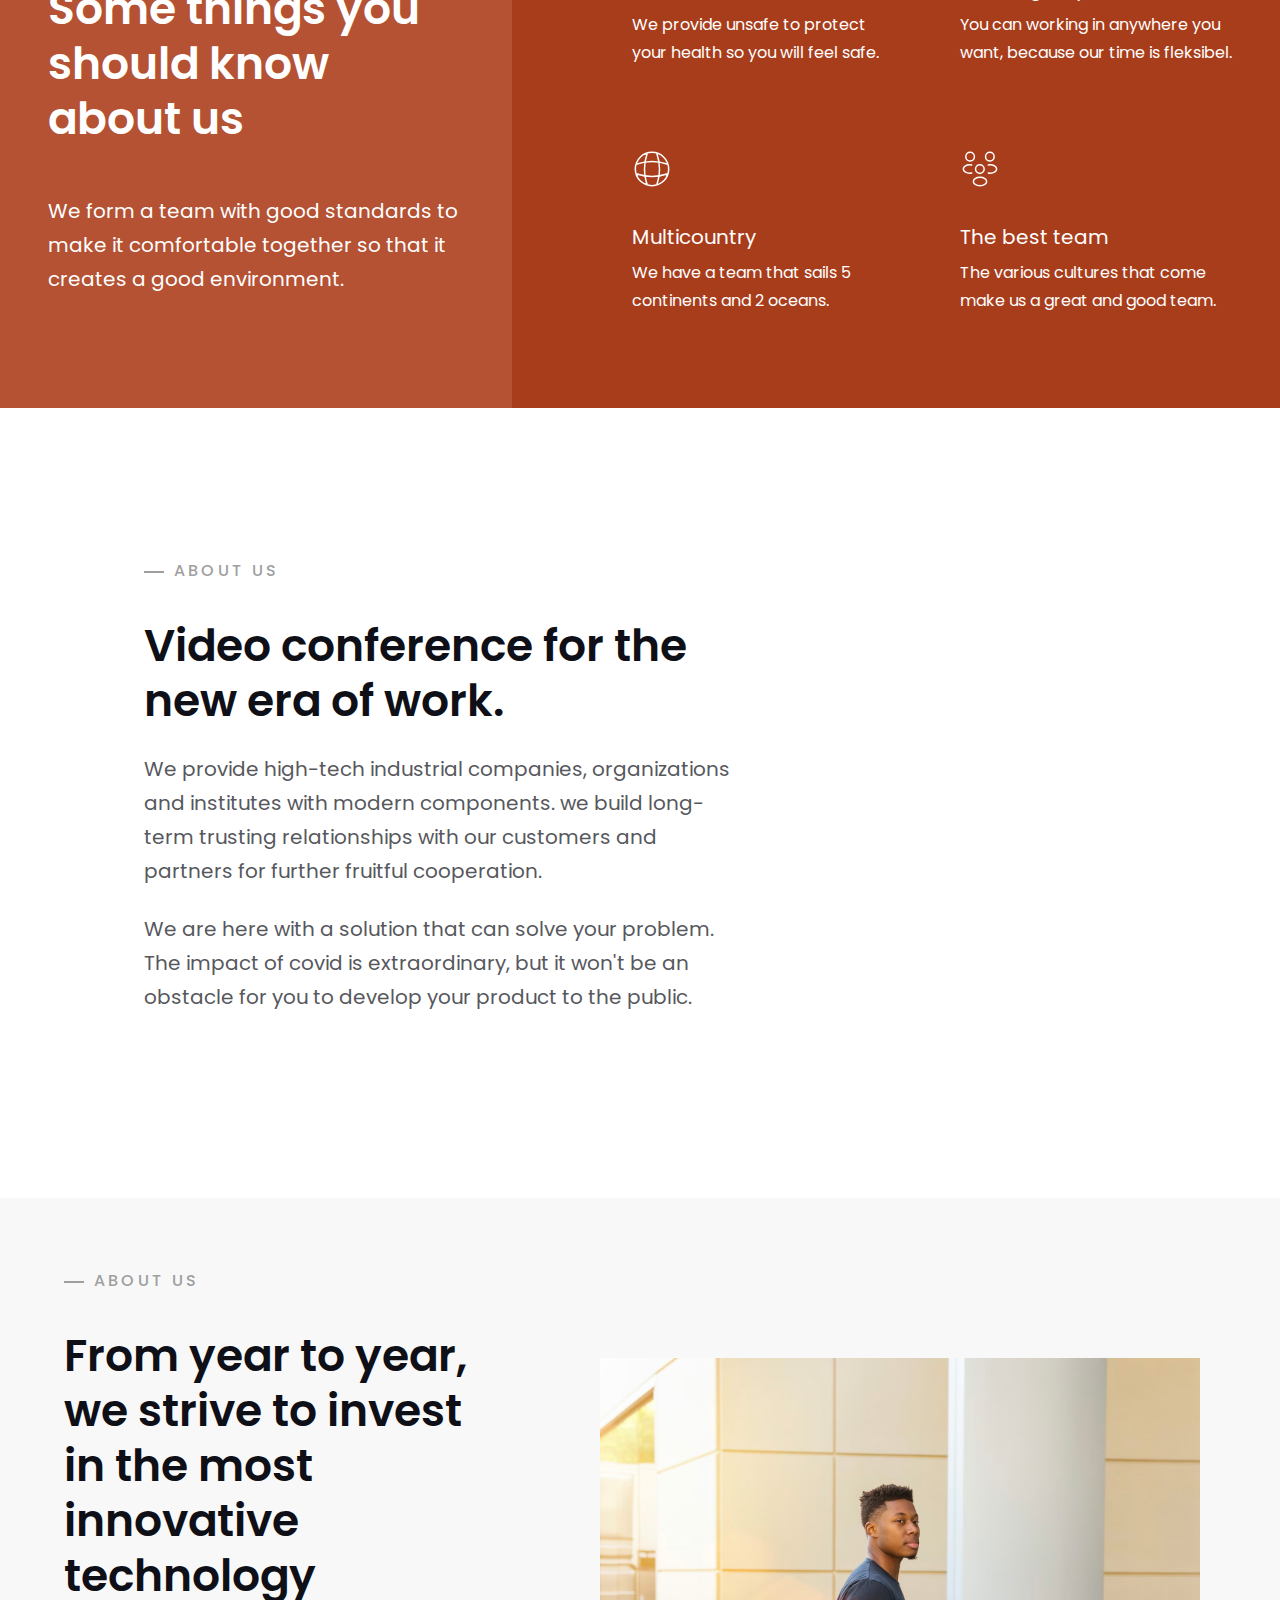
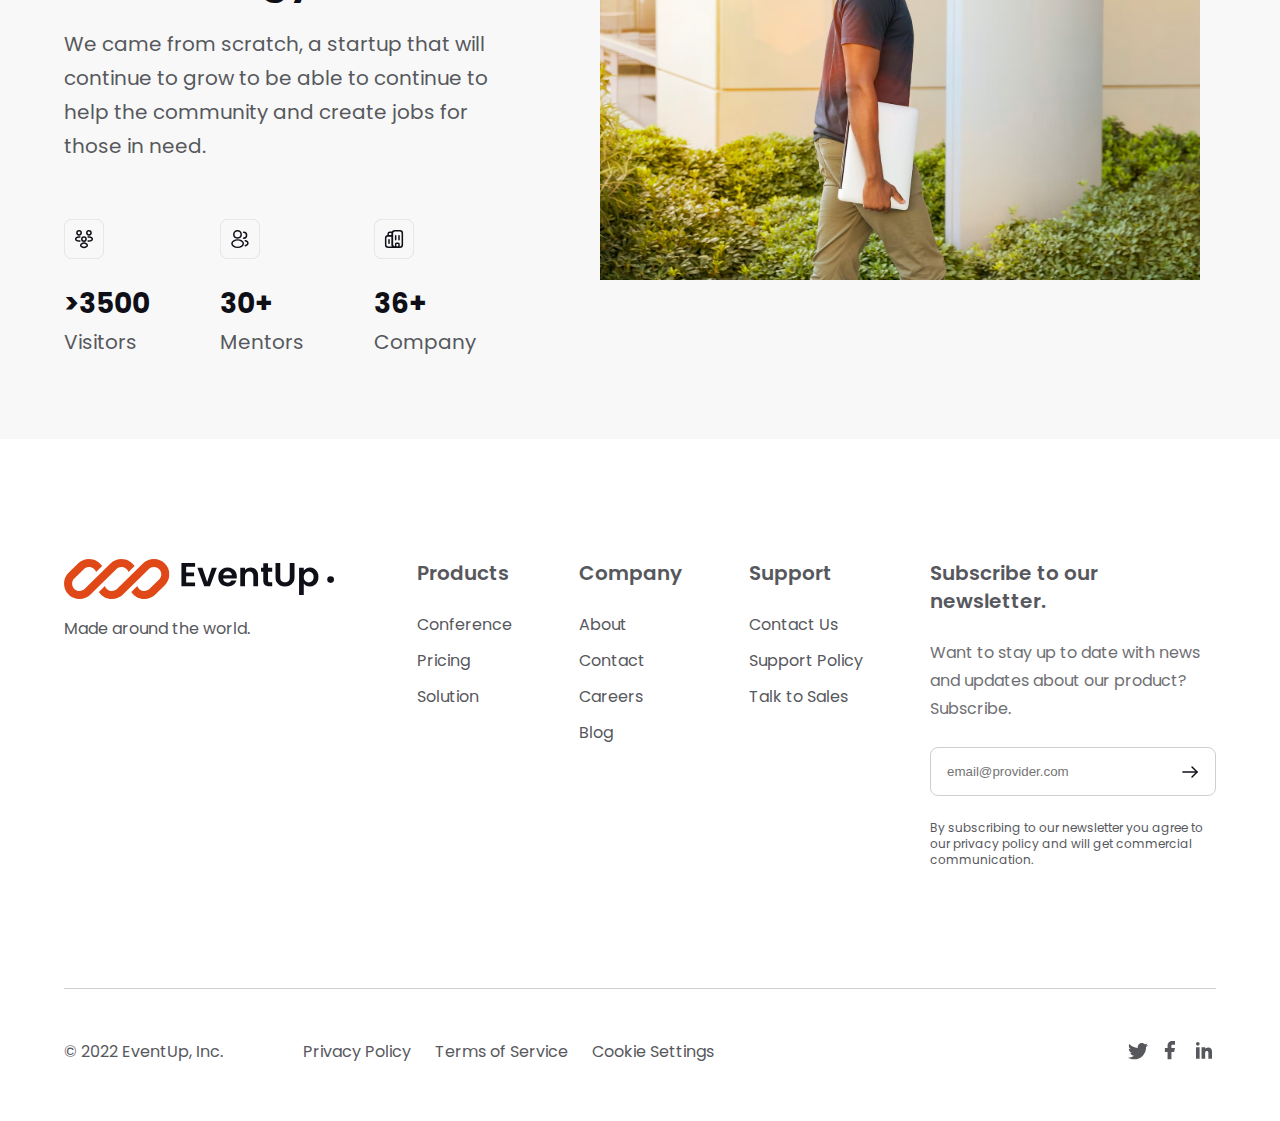
<file: career.html>
<!DOCTYPE html>
<html lang="en">

<head>
    <meta charset="UTF-8">
    <meta http-equiv="X-UA-Compatible" content="IE=edge">
    <meta name="viewport" content="width=device-width, initial-scale=1.0">
    <title>Career</title>
    <link rel="preconnect" href="https://fonts.googleapis.com">
<link rel="preconnect" href="https://fonts.gstatic.com" crossorigin>
<link href="https://fonts.googleapis.com/css2?family=Inter:wght@700&family=Poppins:wght@400;500;600&display=swap" rel="stylesheet">
    <link rel="stylesheet" href="./css/style.min.css">
</head>

<body class="main__body">
    <!-- Header -->
    <header>
    <div class="header text-small">
        <div class="container">
            <div class="navbar">
                <div class="logo"><a href="../index.html"><img src="../img/logo.svg" alt="logo"></a> </div>
                <nav>
                    <ul class="menu">
                        <ul class="menu">
                            <li class="menu__item"><a href="index.html" class="menu__item-link" data-scroll id="home">Home</a></li>
                            <li class="menu__item"><a href="about.html" class="menu__item-link" data-scroll id="about">About</a></li>
                            <li class="menu__item"><a href="price.html" class="menu__item-link" data-scroll id="pricing">Pricing</a></li>
                            <li class="menu__item"><a href="career.html" class="menu__item-link" data-scroll id="career">Career</a></li>
                        </ul>
                    </ul>
                </nav>
                <button class="burger">
                    <span></span>
                </button>
            </div>
        </div>
    </div>
</header>
    <!-- Main Page -->
    <main>
        <section class="career-home dark">
    <div class="container career-home__container p-8">
        <h1 class="career-home__title dark">Build the future of social apps</h1>
        <div class="career-home__content">
            <p class="career-home__text">From year to year, we strive by a shared purpose to build the next generation of mobile & social technologies, across conferences call and meet.</p>
            <a href="#" class="team__join-link text-regular">View Opening <svg width="24" height="24" viewBox="0 0 24 24" fill="none" xmlns="http://www.w3.org/2000/svg">
                <path d="M14.43 5.92969L20.5 11.9997L14.43 18.0697" stroke="white" stroke-width="1.5" stroke-miterlimit="10" stroke-linecap="round" stroke-linejoin="round"/>
                <path d="M3.5 12H20.33" stroke="white" stroke-width="1.5" stroke-miterlimit="10" stroke-linecap="round" stroke-linejoin="round"/>
                </svg>
            </a>
        </div>
    </div>
    <img src="../img/career/assets.jpg" alt="img" class="career-home__img">
    <p class="career-home__quote p-8">“We work well as a team. We are constantly trying to build an ecosystem where we can all work and play together to build brilliant ideas within us.”</p>
</section>
<section class="career-values">
        <div class="career-values__container ">
            <div class="career-values__item">
                <span class="unter-title career-values__unter-title">Our team</span>
                <h2 class="career-values__title">Some things you should know about us</h2>
                <p class="career-values__descr">We form a team with good standards to make it comfortable together so that it creates a good environment.</p>
            </div>
            <div class="career-values__item">
                <div class="career-values__content">
                    <svg width="40" height="40" viewBox="0 0 40 40" fill="none" xmlns="http://www.w3.org/2000/svg">
                        <path d="M17.4833 3.7166L9.16668 6.83326C7.25001 7.54993 5.68335 9.81657 5.68335 11.8666V24.2499C5.68335 26.2166 6.98337 28.7999 8.5667 29.9832L15.7333 35.3333C18.0833 37.0999 21.95 37.0999 24.3 35.3333L31.4667 29.9832C33.05 28.7999 34.35 26.2166 34.35 24.2499V11.8666C34.35 9.81657 32.7833 7.54993 30.8667 6.83326L22.55 3.7166C21.1333 3.19993 18.8667 3.19993 17.4833 3.7166Z" stroke="white" stroke-width="1.5" stroke-linecap="round" stroke-linejoin="round"/>
                        <path d="M20.0001 18.1997C19.9335 18.1997 19.8501 18.1997 19.7835 18.1997C18.2168 18.1497 16.9668 16.8497 16.9668 15.2664C16.9668 13.6497 18.2835 12.333 19.9001 12.333C21.5168 12.333 22.8335 13.6497 22.8335 15.2664C22.8168 16.8664 21.5668 18.1497 20.0001 18.1997Z" stroke="white" stroke-width="1.5" stroke-linecap="round" stroke-linejoin="round"/>
                        <path d="M16.6834 22.8666C15.0834 23.9333 15.0834 25.6832 16.6834 26.7499C18.5001 27.9666 21.4834 27.9666 23.3001 26.7499C24.9001 25.6832 24.9001 23.9333 23.3001 22.8666C21.5001 21.6499 18.5167 21.6499 16.6834 22.8666Z" stroke="white" stroke-width="1.5" stroke-linecap="round" stroke-linejoin="round"/>
                    </svg>    
                    <h5 class="career-values__subtitle">Get the inscure</h5>  
                    <p class="career-values__text text-regular">We provide unsafe to protect your health so you will feel safe.</p>              
                </div>
                <div class="career-values__content">
                    <svg width="40" height="40" viewBox="0 0 40 40" fill="none" xmlns="http://www.w3.org/2000/svg">
                        <path d="M13.3335 36.6667H26.6668C33.3668 36.6667 34.5668 33.9833 34.9168 30.7167L36.1668 17.3833C36.6168 13.3167 35.4501 10 28.3335 10H11.6668C4.55012 10 3.38345 13.3167 3.83345 17.3833L5.08345 30.7167C5.43345 33.9833 6.63345 36.6667 13.3335 36.6667Z" stroke="white" stroke-width="1.5" stroke-miterlimit="10" stroke-linecap="round" stroke-linejoin="round"/>
                        <path d="M13.3333 9.99967V8.66634C13.3333 5.71634 13.3333 3.33301 18.6666 3.33301H21.3333C26.6666 3.33301 26.6666 5.71634 26.6666 8.66634V9.99967" stroke="white" stroke-width="1.5" stroke-miterlimit="10" stroke-linecap="round" stroke-linejoin="round"/>
                        <path d="M23.3334 21.6667V23.3333C23.3334 23.35 23.3334 23.35 23.3334 23.3667C23.3334 25.1833 23.3167 26.6667 20.0001 26.6667C16.7001 26.6667 16.6667 25.2 16.6667 23.3833V21.6667C16.6667 20 16.6667 20 18.3334 20H21.6667C23.3334 20 23.3334 20 23.3334 21.6667Z" stroke="white" stroke-width="1.5" stroke-miterlimit="10" stroke-linecap="round" stroke-linejoin="round"/>
                        <path d="M36.0833 18.333C32.2333 21.133 27.8333 22.7997 23.3333 23.3663" stroke="white" stroke-width="1.5" stroke-miterlimit="10" stroke-linecap="round" stroke-linejoin="round"/>
                        <path d="M4.3667 18.7832C8.1167 21.3499 12.35 22.8999 16.6667 23.3832" stroke="white" stroke-width="1.5" stroke-miterlimit="10" stroke-linecap="round" stroke-linejoin="round"/>
                    </svg>                           
                    <h5 class="career-values__subtitle">Working anywhere</h5>  
                    <p class="career-values__text text-regular">You can working in anywhere you want, because our time is fleksibel.</p>              
                </div>
                <div class="career-values__content">
                    <svg width="40" height="40" viewBox="0 0 40 40" fill="none" xmlns="http://www.w3.org/2000/svg">
                        <path d="M20.0002 36.6663C29.2049 36.6663 36.6668 29.2044 36.6668 19.9997C36.6668 10.7949 29.2049 3.33301 20.0002 3.33301C10.7954 3.33301 3.3335 10.7949 3.3335 19.9997C3.3335 29.2044 10.7954 36.6663 20.0002 36.6663Z" stroke="white" stroke-width="1.5" stroke-linecap="round" stroke-linejoin="round"/>
                        <path d="M13.3333 5H15C11.75 14.7333 11.75 25.2667 15 35H13.3333" stroke="white" stroke-width="1.5" stroke-linecap="round" stroke-linejoin="round"/>
                        <path d="M25 5C28.25 14.7333 28.25 25.2667 25 35" stroke="white" stroke-width="1.5" stroke-linecap="round" stroke-linejoin="round"/>
                        <path d="M5 26.6667V25C14.7333 28.25 25.2667 28.25 35 25V26.6667" stroke="white" stroke-width="1.5" stroke-linecap="round" stroke-linejoin="round"/>
                        <path d="M5 15C14.7333 11.75 25.2667 11.75 35 15" stroke="white" stroke-width="1.5" stroke-linecap="round" stroke-linejoin="round"/>
                    </svg>        
                    <h5 class="career-values__subtitle">Multicountry</h5>  
                    <p class="career-values__text text-regular">We have a team that sails 5 continents and 2 oceans.</p>              
                </div>
                <div class="career-values__content">
                    <svg width="40" height="40" viewBox="0 0 40 40" fill="none" xmlns="http://www.w3.org/2000/svg">
                        <path d="M30 11.933C29.9 11.9163 29.7834 11.9163 29.6834 11.933C27.3834 11.8497 25.55 9.96634 25.55 7.63301C25.55 5.24968 27.4667 3.33301 29.85 3.33301C32.2334 3.33301 34.15 5.26634 34.15 7.63301C34.1334 9.96634 32.3 11.8497 30 11.933Z" stroke="white" stroke-width="1.5" stroke-linecap="round" stroke-linejoin="round"/>
                        <path d="M28.2834 24.0666C30.5667 24.4499 33.0834 24.0499 34.8501 22.8666C37.2001 21.2999 37.2001 18.7333 34.8501 17.1666C33.0667 15.9833 30.5167 15.5833 28.2334 15.9833" stroke="white" stroke-width="1.5" stroke-linecap="round" stroke-linejoin="round"/>
                        <path d="M9.94981 11.933C10.0498 11.9163 10.1665 11.9163 10.2665 11.933C12.5665 11.8497 14.3998 9.96634 14.3998 7.63301C14.3998 5.24968 12.4831 3.33301 10.0998 3.33301C7.71647 3.33301 5.7998 5.26634 5.7998 7.63301C5.81647 9.96634 7.64981 11.8497 9.94981 11.933Z" stroke="white" stroke-width="1.5" stroke-linecap="round" stroke-linejoin="round"/>
                        <path d="M11.6666 24.0666C9.38323 24.4499 6.86657 24.0499 5.0999 22.8666C2.7499 21.2999 2.7499 18.7333 5.0999 17.1666C6.88324 15.9833 9.43323 15.5833 11.7166 15.9833" stroke="white" stroke-width="1.5" stroke-linecap="round" stroke-linejoin="round"/>
                        <path d="M20 24.3832C19.9 24.3665 19.7834 24.3665 19.6834 24.3832C17.3834 24.2999 15.55 22.4165 15.55 20.0832C15.55 17.6999 17.4667 15.7832 19.85 15.7832C22.2334 15.7832 24.15 17.7165 24.15 20.0832C24.1334 22.4165 22.3 24.3165 20 24.3832Z" stroke="white" stroke-width="1.5" stroke-linecap="round" stroke-linejoin="round"/>
                        <path d="M15.15 29.6336C12.8 31.2003 12.8 33.7669 15.15 35.3336C17.8166 37.1169 22.1833 37.1169 24.85 35.3336C27.2 33.7669 27.2 31.2003 24.85 29.6336C22.2 27.8669 17.8166 27.8669 15.15 29.6336Z" stroke="white" stroke-width="1.5" stroke-linecap="round" stroke-linejoin="round"/>
                    </svg>                          
                    <h5 class="career-values__subtitle">The best team</h5>  
                    <p class="career-values__text text-regular">The various cultures that come make us a great and good team.</p>              
                </div>
            </div>
        </div>
</section>
<section class="career-about p-8">
    <div class="career-about__container container">
        <div class="career-about__item">
            <img src="../img/career/image1.jpg" alt="img" class="career-about__img1">
            <img src="../img/career/image2.jpg" alt="img" class="career-about__img2">
            <img src="../img/career/image3.jpg" alt="img" class="career-about__img3">
        </div>
        <div class="career-about__item">
            <span class="unter-title">About us</span>
            <h2 class="career-about__title">Video conference for the new era of work.</h2>
            <p class="career-about__text">We provide high-tech industrial companies, organizations and institutes with modern components. we build long-term trusting relationships with our customers and partners for further fruitful cooperation.</p>
            <p class="career-about__text">We are here with a solution that can solve your problem. The impact of covid is extraordinary, but it won't be an obstacle for you to develop your product to the public.</p>
        </div>
    </div>
</section>
<section class="career-reasons p-8">
    <div class="container career-reasons__container">
        <div class="career-reasons__content">
            <span class="unter-title">About us</span>
            <h2 class="career-reasons__title">
                From year to year, we strive to invest in the most innovative technology
            </h2>
            <p class="career-reasons__text">We came from scratch, a startup that will continue to grow to be able to continue to help the community and create jobs for those in need.</p>
            <div class="career-reasons__counter">
                <div class="career-reasons__item">
                    <svg width="40" height="40" viewBox="0 0 40 40" fill="none" xmlns="http://www.w3.org/2000/svg">
                        <rect x="0.25" y="0.25" width="39.5" height="39.5" rx="7.75" stroke="#CFCFD1" stroke-width="0.5"/>
                        <path d="M24.9999 15.9665C24.9499 15.9582 24.8916 15.9582 24.8416 15.9665C23.6916 15.9248 22.7749 14.9832 22.7749 13.8165C22.7749 12.6248 23.7332 11.6665 24.9249 11.6665C26.1166 11.6665 27.0749 12.6332 27.0749 13.8165C27.0666 14.9832 26.1499 15.9248 24.9999 15.9665Z" stroke="#0F1017" stroke-width="1.5" stroke-linecap="round" stroke-linejoin="round"/>
                        <path d="M24.1417 22.0333C25.2834 22.225 26.5417 22.025 27.425 21.4333C28.6 20.65 28.6 19.3666 27.425 18.5833C26.5334 17.9916 25.2584 17.7916 24.1167 17.9916" stroke="#0F1017" stroke-width="1.5" stroke-linecap="round" stroke-linejoin="round"/>
                        <path d="M14.9749 15.9665C15.0249 15.9582 15.0832 15.9582 15.1332 15.9665C16.2832 15.9248 17.1999 14.9832 17.1999 13.8165C17.1999 12.6248 16.2416 11.6665 15.0499 11.6665C13.8582 11.6665 12.8999 12.6332 12.8999 13.8165C12.9082 14.9832 13.8249 15.9248 14.9749 15.9665Z" stroke="#0F1017" stroke-width="1.5" stroke-linecap="round" stroke-linejoin="round"/>
                        <path d="M15.8333 22.0333C14.6916 22.225 13.4333 22.025 12.55 21.4333C11.375 20.65 11.375 19.3666 12.55 18.5833C13.4416 17.9916 14.7166 17.7916 15.8583 17.9916" stroke="#0F1017" stroke-width="1.5" stroke-linecap="round" stroke-linejoin="round"/>
                        <path d="M19.9999 22.1916C19.9499 22.1833 19.8916 22.1833 19.8416 22.1916C18.6916 22.1499 17.7749 21.2083 17.7749 20.0416C17.7749 18.8499 18.7332 17.8916 19.9249 17.8916C21.1166 17.8916 22.0749 18.8583 22.0749 20.0416C22.0666 21.2083 21.1499 22.1583 19.9999 22.1916Z" stroke="#0F1017" stroke-width="1.5" stroke-linecap="round" stroke-linejoin="round"/>
                        <path d="M17.5751 24.8168C16.4001 25.6001 16.4001 26.8835 17.5751 27.6668C18.9084 28.5585 21.0918 28.5585 22.4251 27.6668C23.6001 26.8835 23.6001 25.6001 22.4251 24.8168C21.1001 23.9335 18.9084 23.9335 17.5751 24.8168Z" stroke="#0F1017" stroke-width="1.5" stroke-linecap="round" stroke-linejoin="round"/>
                    </svg>
                    <span class="career-reasons__num">>3500</span>
                    <span class="career-reasons__descr">Visitors</span>
                </div>
                <div class="career-reasons__item">
                    <svg width="40" height="40" viewBox="0 0 40 40" fill="none" xmlns="http://www.w3.org/2000/svg">
                        <rect x="0.25" y="0.25" width="39.5" height="39.5" rx="7.75" stroke="#CFCFD1" stroke-width="0.5"/>
                        <g clip-path="url(#clip0_495_13263)">
                        <path d="M17.6334 19.0582C17.55 19.0498 17.45 19.0498 17.3584 19.0582C15.375 18.9915 13.8 17.3665 13.8 15.3665C13.8 13.3248 15.45 11.6665 17.5 11.6665C19.5417 11.6665 21.2 13.3248 21.2 15.3665C21.1917 17.3665 19.6167 18.9915 17.6334 19.0582Z" stroke="#0F1017" stroke-width="1.5" stroke-linecap="round" stroke-linejoin="round"/>
                        <path d="M23.675 13.3335C25.2916 13.3335 26.5916 14.6418 26.5916 16.2502C26.5916 17.8252 25.3417 19.1085 23.7833 19.1668C23.7167 19.1585 23.6417 19.1585 23.5667 19.1668" stroke="#0F1017" stroke-width="1.5" stroke-linecap="round" stroke-linejoin="round"/>
                        <path d="M13.4666 22.1335C11.4499 23.4835 11.4499 25.6835 13.4666 27.0252C15.7583 28.5585 19.5166 28.5585 21.8083 27.0252C23.8249 25.6752 23.8249 23.4752 21.8083 22.1335C19.5249 20.6085 15.7666 20.6085 13.4666 22.1335Z" stroke="#0F1017" stroke-width="1.5" stroke-linecap="round" stroke-linejoin="round"/>
                        <path d="M25.2834 26.6665C25.8834 26.5415 26.4501 26.2998 26.9168 25.9415C28.2168 24.9665 28.2168 23.3582 26.9168 22.3832C26.4584 22.0332 25.9001 21.7998 25.3084 21.6665" stroke="#0F1017" stroke-width="1.5" stroke-linecap="round" stroke-linejoin="round"/>
                        </g>
                        <defs>
                        <clipPath id="clip0_495_13263">
                        <rect width="20" height="20" fill="white" transform="translate(10 10)"/>
                        </clipPath>
                        </defs>
                    </svg>    
                    <span class="career-reasons__num">30+</span>
                    <span class="career-reasons__descr">Mentors</span>
                </div>
                <div class="career-reasons__item">
                    <svg width="40" height="40" viewBox="0 0 40 40" fill="none" xmlns="http://www.w3.org/2000/svg">
                        <rect x="0.25" y="0.25" width="39.5" height="39.5" rx="7.75" stroke="#CFCFD1" stroke-width="0.5"/>
                        <path d="M20.8334 28.3332H14.1667C12.5001 28.3332 11.6667 27.4998 11.6667 25.8332V19.1665C11.6667 17.4998 12.5001 16.6665 14.1667 16.6665H18.3334V25.8332C18.3334 27.4998 19.1667 28.3332 20.8334 28.3332Z" stroke="#0F1017" stroke-width="1.5" stroke-miterlimit="10" stroke-linecap="round" stroke-linejoin="round"/>
                        <path d="M18.4251 13.3335C18.3584 13.5835 18.3334 13.8585 18.3334 14.1668V16.6668H14.1667V15.0002C14.1667 14.0835 14.9167 13.3335 15.8334 13.3335H18.4251Z" stroke="#0F1017" stroke-width="1.5" stroke-miterlimit="10" stroke-linecap="round" stroke-linejoin="round"/>
                        <path d="M21.6667 16.6665V20.8332" stroke="#0F1017" stroke-width="1.5" stroke-miterlimit="10" stroke-linecap="round" stroke-linejoin="round"/>
                        <path d="M25 16.6665V20.8332" stroke="#0F1017" stroke-width="1.5" stroke-miterlimit="10" stroke-linecap="round" stroke-linejoin="round"/>
                        <path d="M24.1667 24.1665H22.5001C22.0417 24.1665 21.6667 24.5415 21.6667 24.9998V28.3332H25.0001V24.9998C25.0001 24.5415 24.6251 24.1665 24.1667 24.1665Z" stroke="#0F1017" stroke-width="1.5" stroke-miterlimit="10" stroke-linecap="round" stroke-linejoin="round"/>
                        <path d="M15 20.8335V24.1668" stroke="#0F1017" stroke-width="1.5" stroke-miterlimit="10" stroke-linecap="round" stroke-linejoin="round"/>
                        <path d="M18.3333 25.8332V14.1665C18.3333 12.4998 19.1666 11.6665 20.8333 11.6665H25.8333C27.4999 11.6665 28.3333 12.4998 28.3333 14.1665V25.8332C28.3333 27.4998 27.4999 28.3332 25.8333 28.3332H20.8333C19.1666 28.3332 18.3333 27.4998 18.3333 25.8332Z" stroke="#0F1017" stroke-width="1.5" stroke-miterlimit="10" stroke-linecap="round" stroke-linejoin="round"/>
                    </svg>    
                    <span class="career-reasons__num">36+</span>
                    <span class="career-reasons__descr">Company</span>
                </div>
            </div>
        </div>
        <img src="../img/career/image.svg" alt="img" class="career-reasons__img">
    </div>
</section>
    </main>
    <!-- Footer -->
    <footer class="footer p-12">
    <div class="footer__container container">
        <div class="footer__col">
            <a href="#" >
                <img src="../img/home/logo-black.svg" alt="logo" class="footer__logo" >
            </a>
            <p class="footer__subtitle text-regular">Made around the world.</p>
        </div>
        <ul class="footer__list">
            <h4 class="footer__list-title">Products</h4>
            <li class="footer__item">
                <a href="#" class="footer__link">Conference</a>
            </li>
            <li class="footer__item">
                <a href="#" class="footer__link">Pricing</a>
            </li>
            <li class="footer__item">
                <a href="#" class="footer__link">Solution</a>
            </li>
        </ul>
        <ul class="footer__list">
            <h4 class="footer__list-title">Company</h4>
            <li class="footer__item">
                <a href="#" class="footer__link">About</a>
            </li>
            <li class="footer__item">
                <a href="#" class="footer__link">Contact</a>
            </li>
            <li class="footer__item">
                <a href="#" class="footer__link">Careers</a>
            </li>
            <li class="footer__item">
                <a href="#" class="footer__link">Blog</a>
            </li>
        </ul>
        <ul class="footer__list">
            <h4 class="footer__list-title">Support</h4>
            <li class="footer__item">
                <a href="#" class="footer__link">Contact Us</a>
            </li>
            <li class="footer__item">
                <a href="#" class="footer__link">Support Policy</a>
            </li>
            <li class="footer__item">
                <a href="#" class="footer__link">Talk to Sales</a>
            </li>
        </ul>
        <div class="footer__col">
            <h4 class="footer__col-title">Subscribe to our newsletter.</h4>
            <p class="footer__text text-regular">Want to stay up to date with news and updates about our product? Subscribe.</p>
            <form action="" class="footer__form">
                <input class="footer__input" placeholder="email@provider.com" type="text">
                <svg class="footer__arrow" width="20" height="20" viewBox="0 0 20 20" fill="none" xmlns="http://www.w3.org/2000/svg">
                    <path d="M12.0247 4.94141L17.0831 9.99974L12.0247 15.0581" stroke="#0F1017" stroke-width="1.5" stroke-miterlimit="10" stroke-linecap="round" stroke-linejoin="round"/>
                    <path d="M2.91669 10H16.9417" stroke="#0F1017" stroke-width="1.5" stroke-miterlimit="10" stroke-linecap="round" stroke-linejoin="round"/>
                    </svg>
                    

            </form>
            <p class="footer__sub-text">By subscribing to our newsletter you agree to our privacy policy and will get commercial communication.</p>

        </div>
    </div>
</footer>
<section class="footer-bottom text-regular">
    <div class=" footer-bottom__container container p-5 ">
        <div class="footer-bottom__col">
            <p class="footer-bottom__copy">© 2022 EventUp, Inc.</p>
            <ul class="footer-bottom__privacy-list">
                <li class="footer-bottom__item">
                    <a href="#" class="footer-bottom__link">Privacy Policy</a>
                </li>
                <li class="footer-bottom__item">
                    <a href="#" class="footer-bottom__link">Terms of Service</a>
                </li>
                <li class="footer-bottom__item">
                    <a href="#" class="footer-bottom__link">Cookie Settings</a>
                </li>
            </ul>
        </div>
        <ul class="footer-bottom__social-list">
            <li class="footer-bottom__social-item">
                <a href="#" class="footer-bottom__social-link">
                    <svg width="20" height="17" viewBox="0 0 20 17" fill="none" xmlns="http://www.w3.org/2000/svg">
                        <path d="M19.8098 2.22724C19.8677 2.14647 19.7821 2.04218 19.6894 2.07811C19.0307 2.33344 18.3423 2.50571 17.64 2.5906C18.4219 2.12348 19.0253 1.4124 19.3599 0.570533C19.394 0.484774 19.3003 0.408187 19.2195 0.452801C18.4928 0.854139 17.7091 1.14313 16.8949 1.30957C16.8608 1.31654 16.8257 1.30494 16.8018 1.27969C16.1908 0.635016 15.3866 0.205781 14.5098 0.0574517C13.6147 -0.0939932 12.6946 0.0559587 11.8938 0.48379C11.0931 0.911621 10.457 1.59313 10.0853 2.42144C9.73186 3.209 9.6365 4.08691 9.81081 4.93003C9.82433 4.99545 9.77312 5.05721 9.70645 5.05307C8.1224 4.95469 6.57469 4.53336 5.15868 3.81446C3.74627 3.09739 2.49554 2.09983 1.48267 0.883296C1.43772 0.829305 1.35252 0.836293 1.31977 0.898445C1.0046 1.49651 0.839579 2.16311 0.840028 2.8406C0.838748 3.51498 1.00425 4.17922 1.32178 4.77416C1.63932 5.36911 2.09905 5.87631 2.66003 6.2506C2.0651 6.23441 1.48178 6.08734 0.951276 5.82067C0.882909 5.78631 0.800902 5.83524 0.804458 5.91167C0.845826 6.80091 1.17228 7.69364 1.73734 8.37857C2.33866 9.10744 3.17328 9.60624 4.10003 9.7906C3.74328 9.89917 3.3729 9.95641 3.00003 9.9606C2.79709 9.95823 2.59454 9.94325 2.39356 9.91578C2.31904 9.90559 2.2582 9.97637 2.28428 10.0469C2.5607 10.7944 3.04903 11.4467 3.6911 11.9228C4.37755 12.4318 5.2056 12.7142 6.06003 12.7306C4.61723 13.8659 2.83591 14.4855 1.00003 14.4906C0.811384 14.4912 0.622825 14.4851 0.434709 14.4723C0.328701 14.4651 0.279946 14.6063 0.371322 14.6605C2.16009 15.7221 4.20462 16.2831 6.29003 16.2806C7.82972 16.2966 9.35716 16.0056 10.7831 15.4247C12.2091 14.8437 13.5051 13.9845 14.5952 12.8971C15.6854 11.8097 16.548 10.516 17.1326 9.09151C17.7172 7.66702 18.0121 6.14033 18 4.6006V4.12077C18 4.0892 18.015 4.05951 18.0402 4.04048C18.7184 3.52834 19.3149 2.91691 19.8098 2.22724Z" fill="#57585D"/>
                        </svg>
                                                
                </a>
            </li>
            <li class="footer-bottom__social-item">
                <a href="#" class="footer-bottom__social-link">
                    <svg width="12" height="20" viewBox="0 0 12 20" fill="none" xmlns="http://www.w3.org/2000/svg">
                        <path d="M8.2 0.875C6.97337 0.875 5.79699 1.36228 4.92963 2.22963C4.06228 3.09699 3.575 4.27337 3.575 5.5V8.075H1.1C0.975736 8.075 0.875 8.17574 0.875 8.3V11.7C0.875 11.8243 0.975736 11.925 1.1 11.925H3.575V18.9C3.575 19.0243 3.67574 19.125 3.8 19.125H7.2C7.32426 19.125 7.425 19.0243 7.425 18.9V11.925H9.92192C10.0252 11.925 10.1152 11.8547 10.1402 11.7546L10.9902 8.35457C11.0257 8.21256 10.9183 8.075 10.7719 8.075H7.425V5.5C7.425 5.29446 7.50665 5.09733 7.65199 4.95199C7.79733 4.80665 7.99446 4.725 8.2 4.725H10.8C10.9243 4.725 11.025 4.62426 11.025 4.5V1.1C11.025 0.975736 10.9243 0.875 10.8 0.875H8.2Z" fill="#57585D"/>
                    </svg>
                        
                                              
                </a>
            </li>
            <li class="footer-bottom__social-item">
                <a href="#" class="footer-bottom__social-link">
                    <svg width="24" height="24" viewBox="0 0 24 24" fill="none" xmlns="http://www.w3.org/2000/svg">
                        <path d="M5.81333 4C4.81186 4 4 4.83031 4 5.85455C4 6.87878 4.81186 7.70909 5.81333 7.70909C6.81481 7.70909 7.62667 6.87878 7.62667 5.85455C7.62667 4.83031 6.81481 4 5.81333 4Z" fill="#57585D"/>
                        <path d="M4.10667 9.23636C4.04776 9.23636 4 9.2852 4 9.34545V20.6909C4 20.7512 4.04776 20.8 4.10667 20.8H7.52C7.57891 20.8 7.62667 20.7512 7.62667 20.6909V9.34545C7.62667 9.2852 7.57891 9.23636 7.52 9.23636H4.10667Z" fill="#57585D"/>
                        <path d="M9.65333 9.23636C9.59442 9.23636 9.54667 9.2852 9.54667 9.34545V20.6909C9.54667 20.7512 9.59442 20.8 9.65333 20.8H13.0667C13.1256 20.8 13.1733 20.7512 13.1733 20.6909V14.5818C13.1733 14.1478 13.3419 13.7316 13.642 13.4247C13.942 13.1179 14.349 12.9455 14.7733 12.9455C15.1977 12.9455 15.6046 13.1179 15.9047 13.4247C16.2048 13.7316 16.3733 14.1478 16.3733 14.5818V20.6909C16.3733 20.7512 16.4211 20.8 16.48 20.8H19.8933C19.9522 20.8 20 20.7512 20 20.6909V13.1682C20 11.0503 18.1989 9.39345 16.1385 9.58502C15.5031 9.6441 14.8748 9.80565 14.2882 10.0628L13.1733 10.5514V9.34545C13.1733 9.2852 13.1256 9.23636 13.0667 9.23636H9.65333Z" fill="#57585D"/>
                    </svg>
                                               
                </a>
            </li>
        </ul>
    </div>
</section>
</body>

<script src="./js/scripts.min.js"></script>

</html>
</file>
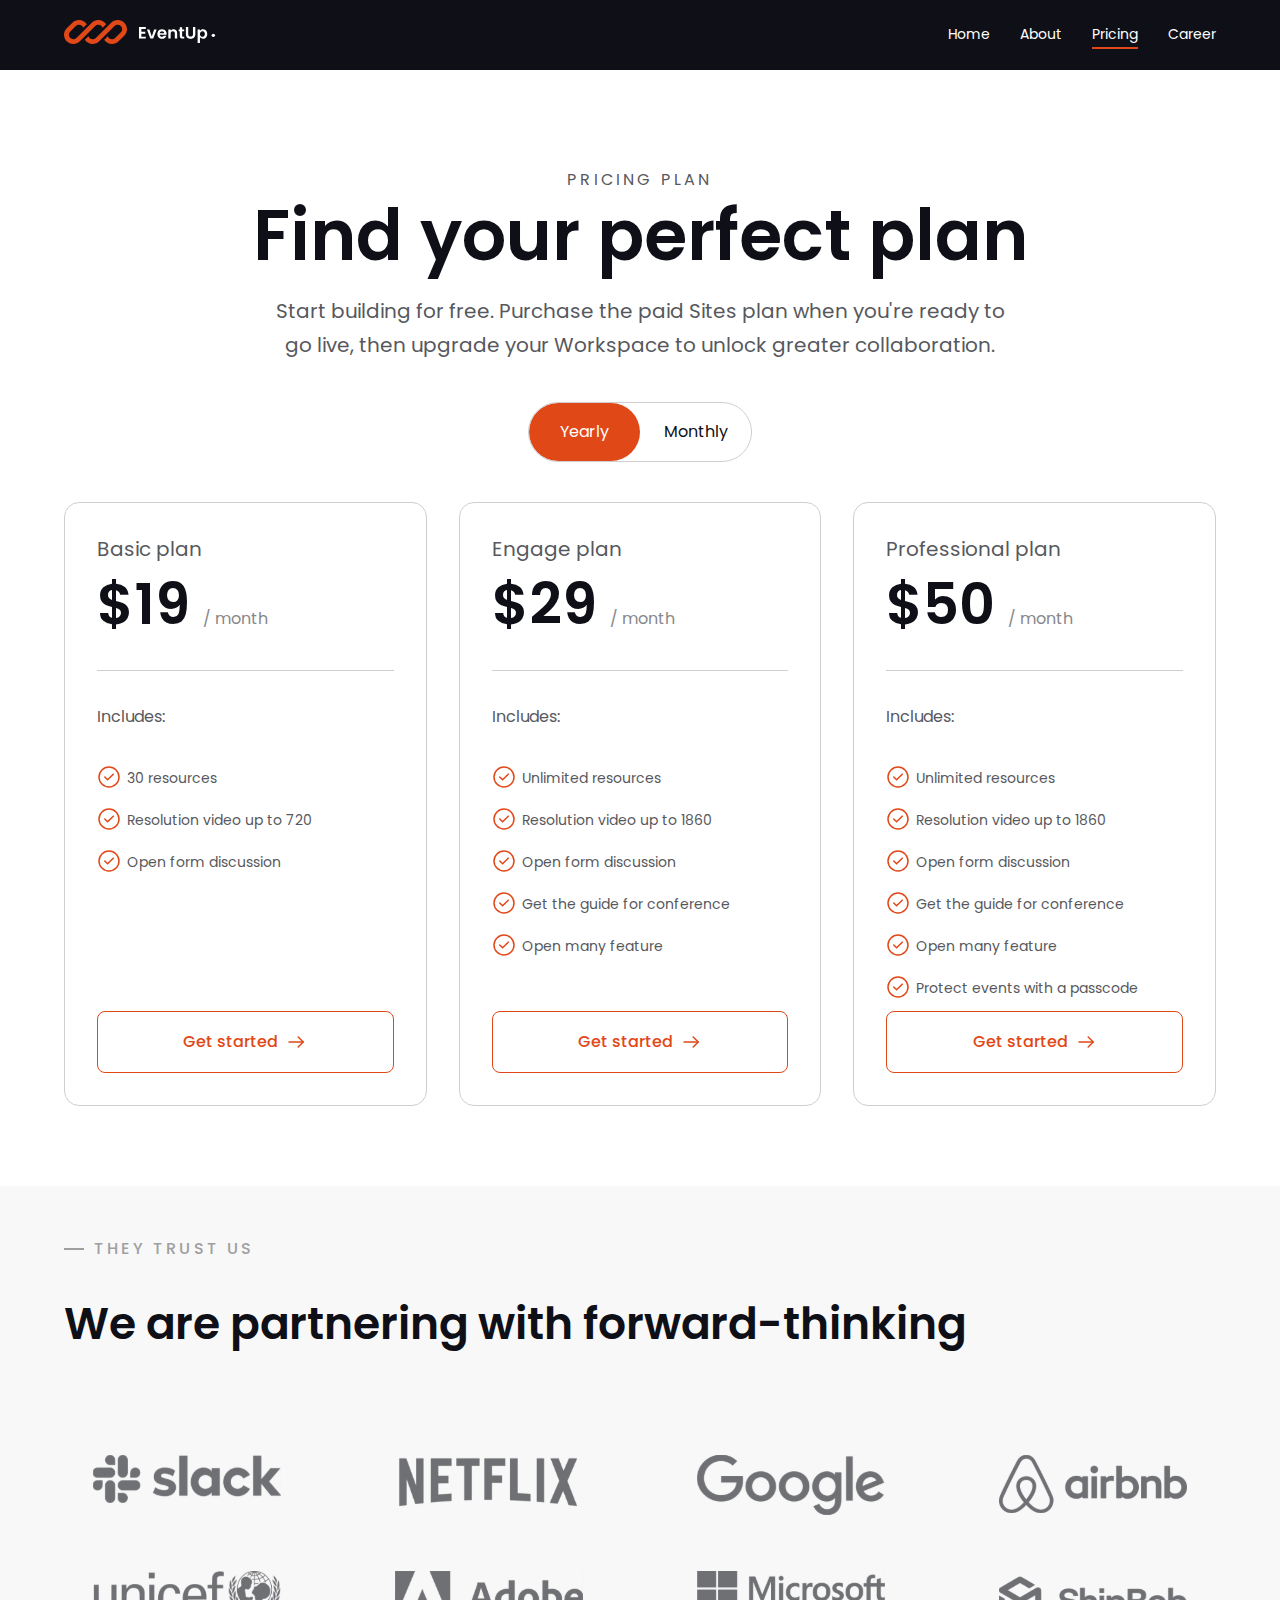
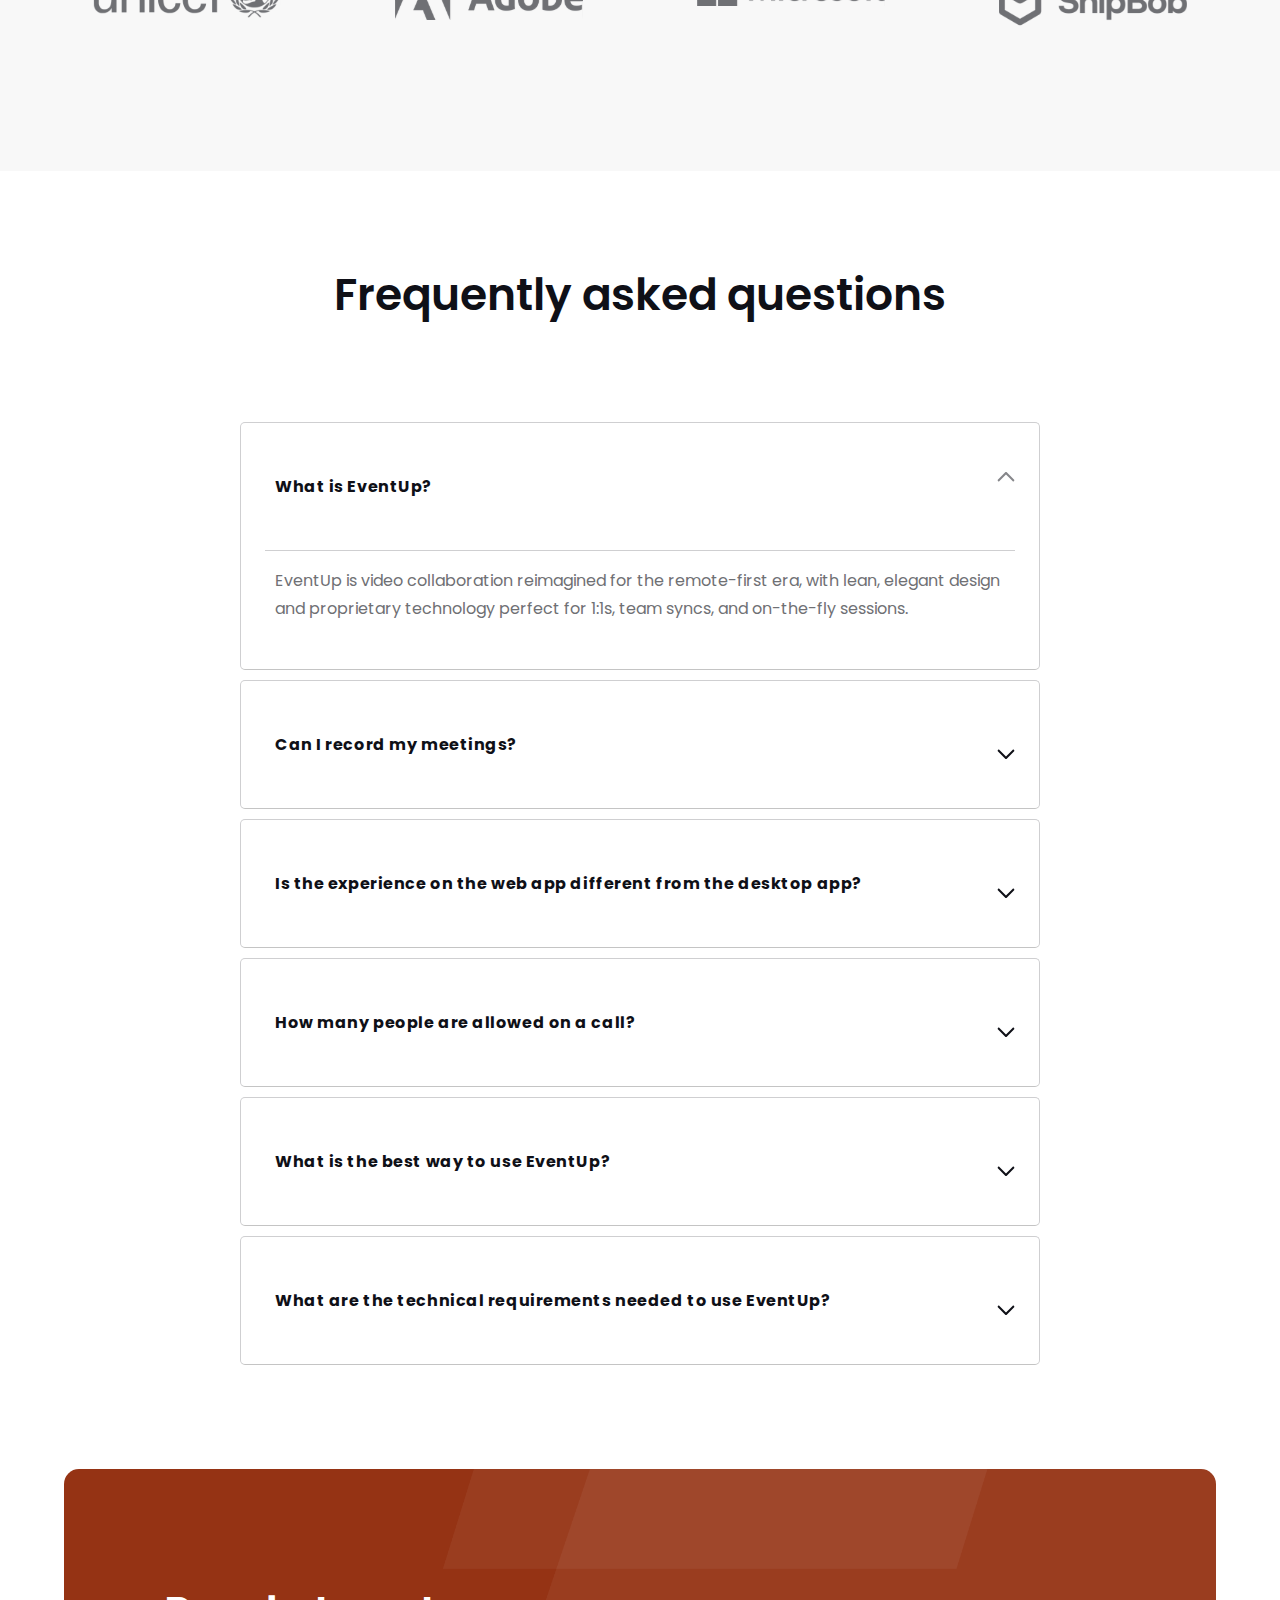
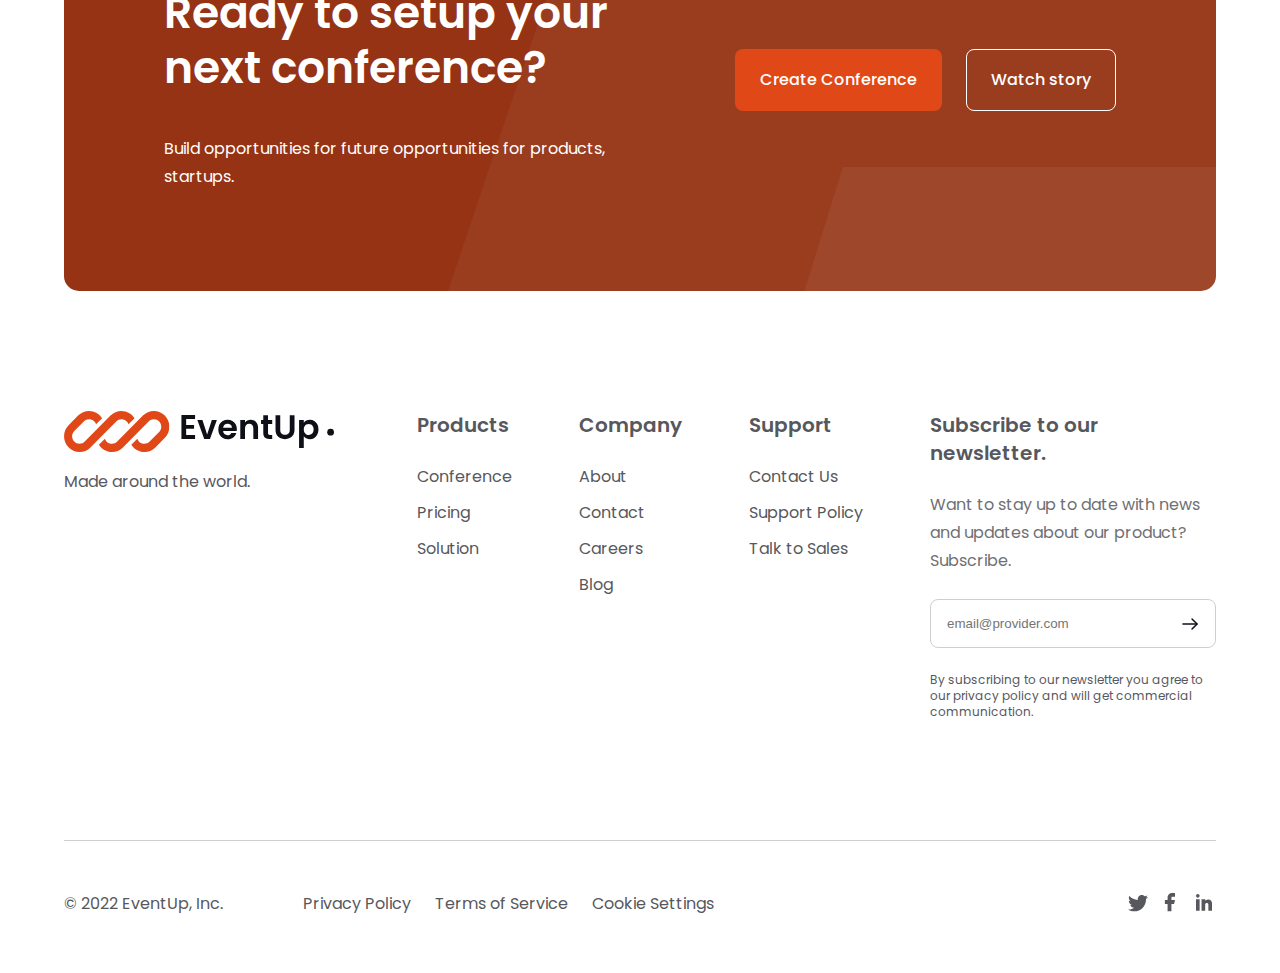
<file: price.html>
<!DOCTYPE html>
<html lang="en">

<head>
    <meta charset="UTF-8">
    <meta http-equiv="X-UA-Compatible" content="IE=edge">
    <meta name="viewport" content="width=device-width, initial-scale=1.0">
    <title>Index</title>
    <link rel="preconnect" href="https://fonts.googleapis.com">
<link rel="preconnect" href="https://fonts.gstatic.com" crossorigin>
<link href="https://fonts.googleapis.com/css2?family=Inter:wght@700&family=Poppins:wght@400;500;600&display=swap" rel="stylesheet">
    <link rel="stylesheet" href="./css/style.min.css">
</head>

<body class="main__body">
    <!-- Header -->
    <header>
    <div class="header text-small">
        <div class="container">
            <div class="navbar">
                <div class="logo"><a href="../index.html"><img src="../img/logo.svg" alt="logo"></a> </div>
                <nav>
                    <ul class="menu">
                        <ul class="menu">
                            <li class="menu__item"><a href="index.html" class="menu__item-link" data-scroll id="home">Home</a></li>
                            <li class="menu__item"><a href="about.html" class="menu__item-link" data-scroll id="about">About</a></li>
                            <li class="menu__item"><a href="price.html" class="menu__item-link" data-scroll id="pricing">Pricing</a></li>
                            <li class="menu__item"><a href="career.html" class="menu__item-link" data-scroll id="career">Career</a></li>
                        </ul>
                    </ul>
                </nav>
                <button class="burger">
                    <span></span>
                </button>
            </div>
        </div>
    </div>
</header>
    <!-- Main Page -->
    <main>
        <section class="price-hero p-8">
    <div class="container price-hero__container">
        <p class="price-hero__untertitle text-regular">Pricing plan</p>
        <h1 class="price-hero__title">Find your perfect plan
        </h1>
        <p class="price-hero__descr">Start building for free. Purchase the paid Sites plan when you're ready to go live, then upgrade your Workspace to unlock greater collaboration.</p>
        <div class="billing-options">
            <input type="checkbox" id="checkbox" class="billing-options__input">
            <label for="checkbox" class="billing-options__label" id="label">
                <small class="billing-options__period text-regular" id="year">Yearly</small>
                <small class="billing-options__period text-regular" id="month">Monthly</small>
                <div class="billing-options__active"></div>
            </label>
        </div>
            <div class="subscription">
                <div class="subscription__option" id="basic">
                    <div class="subscription__content">
                        <h5 class="subscription__title">Basic plan</h5>
                        <span class="subscription__price ">$19 <span>/ month</span></span>
                        <span class="subscription__price show-price">$29 <span>/ month</span></span>
                        <h6 class="subscription__sub-title">Includes:</h6>
                        <ul class="subscription__list text-small">
                            <li class="subscription__item">30 resources</li>
                            <li class="subscription__item">Resolution video up to 720 </li>
                            <li class="subscription__item">Open form discussion </li>
                        </ul>
                    </div>
                    <button class="subscription__btn btn btn__outline--red">Get started<svg width="21" height="20" viewBox="0 0 21 20" fill="none" xmlns="http://www.w3.org/2000/svg">
                        <path d="M12.1914 4.94141L17.2497 9.99974L12.1914 15.0581" stroke="#E14817" stroke-width="1.5" stroke-miterlimit="10" stroke-linecap="round" stroke-linejoin="round"/>
                        <path d="M3.08325 10H17.1083" stroke="#E14817" stroke-width="1.5" stroke-miterlimit="10" stroke-linecap="round" stroke-linejoin="round"/>
                        </svg>
                    </button>
                </div>
                <div class="subscription__option" id="engage">
                    <div class="subscription__content">
                        <h5 class="subscription__title">Engage plan</h5>
                        <span class="subscription__price ">$29 <span>/ month</span></span>
                        <span class="subscription__price show-price">$39 <span>/ month</span></span>
                        <h6 class="subscription__sub-title">Includes:</h6>
                        <ul class="subscription__list text-small">
                            <li class="subscription__item">Unlimited resources</li>
                            <li class="subscription__item">Resolution video up to 1860</li>
                            <li class="subscription__item">Open form discussion</li>
                            <li class="subscription__item">Get the guide for conference</li>
                            <li class="subscription__item">Open many feature</li>
                        </ul>
                    </div>
                    <button class="subscription__btn btn btn__outline--red">Get started<svg width="21" height="20" viewBox="0 0 21 20" fill="none" xmlns="http://www.w3.org/2000/svg">
                        <path d="M12.1914 4.94141L17.2497 9.99974L12.1914 15.0581" stroke="#E14817" stroke-width="1.5" stroke-miterlimit="10" stroke-linecap="round" stroke-linejoin="round"/>
                        <path d="M3.08325 10H17.1083" stroke="#E14817" stroke-width="1.5" stroke-miterlimit="10" stroke-linecap="round" stroke-linejoin="round"/>
                        </svg>
                    </button>
                </div>
                <div class="subscription__option" id="professional">
                    <div class="subscription__content">
                        <h5 class="subscription__title">Professional plan</h5>
                        <span class="subscription__price ">$50 <span>/ month</span></span>
                        <span class="subscription__price show-price">$60 <span>/ month</span></span>
                        <h6 class="subscription__sub-title">Includes:</h6>
                        <ul class="subscription__list text-small">
                            <li class="subscription__item">Unlimited resources</li>
                            <li class="subscription__item">Resolution video up to 1860</li>
                            <li class="subscription__item">Open form discussion</li>
                            <li class="subscription__item">Get the guide for conference</li>
                            <li class="subscription__item">Open many feature</li>
                            <li class="subscription__item">Protect events with a passcode</li>
                        </ul>
                    </div>
                    <button class="subscription__btn btn btn__outline--red">Get started<svg width="21" height="20" viewBox="0 0 21 20" fill="none" xmlns="http://www.w3.org/2000/svg">
                        <path d="M12.1914 4.94141L17.2497 9.99974L12.1914 15.0581" stroke="#E14817" stroke-width="1.5" stroke-miterlimit="10" stroke-linecap="round" stroke-linejoin="round"/>
                        <path d="M3.08325 10H17.1083" stroke="#E14817" stroke-width="1.5" stroke-miterlimit="10" stroke-linecap="round" stroke-linejoin="round"/>
                        </svg>
                    </button>
                </div>
            </div>
      
    </div>
</section>
<section class="price-partnership p-6">
    <div class="container">
        <span class="unter-title">THEY TRUST US</span>
        <h2 class="price-pratnership__title">We are partnering with forward-thinking</h2>
        <div class="price-partnership__logos p-8">
            <img src="../img/logos/slack.svg" width="140px" class="price-partnership__logo" alt="logo">
            <img src="../img/logos/netflix.svg" width="103px" class="price-partnership__logo" alt="logo">
            <img src="../img/logos/google.svg" width="112px" class="price-partnership__logo" alt="logo">
            <img src="../img/logos/airnb.svg" width="116px" class="price-partnership__logo" alt="logo">
            <img src="../img/logos/unicef.svg" width="139px" class="price-partnership__logo" alt="logo">
            <img src="../img/logos/adobe.svg" width="122px" class="price-partnership__logo" alt="logo">
            <img src="../img/logos/microsoft.svg" width="140px" class="price-partnership__logo" alt="logo">
            <img src="../img/logos/ship-bob.svg" width="122px" class="price-partnership__logo" alt="logo">
        </div>
    </div>
</section>
<section class="faq">
    <div class="container faq__container p-8">
        <h2 class="faq__title">Frequently asked questions<h2>
        <div class="faq__items">
            <div class="faq__item faq__item-active">
                <div class="faq__item-trigger">
                    <div class="trigger__text">What is EventUp?</div>
                    <div class="trigger__img">
                        <svg width="18" height="11" viewBox="0 0 18 11" fill="none" xmlns="http://www.w3.org/2000/svg">
                            <path fill-rule="evenodd" clip-rule="evenodd" d="M9.53026 9.88389C9.23736 10.1768 8.76256 10.1768 8.46966 9.88389L0.823183 2.23739C0.530293 1.94449 0.530293 1.46969 0.823183 1.17679L1.17674 0.823191C1.46963 0.530291 1.9445 0.530291 2.2374 0.823191L8.99996 7.58579L15.7626 0.823191C16.0555 0.530291 16.5303 0.530291 16.8232 0.823191L17.1768 1.17679C17.4697 1.46969 17.4697 1.94449 17.1768 2.23739L9.53026 9.88389Z" fill="#0F1017"/>
                         </svg>
                            
                    </div>
                </div>
                <div class="faq__item-content">
                    <div class="content__text">EventUp is video collaboration reimagined for the remote-first era, with lean, elegant design and proprietary technology perfect for 1:1s, team syncs, and on-the-fly sessions.</div>
                </div>
            </div>
            <div class="faq__item">
                <div class="faq__item-trigger">
                    <div class="trigger__text">Can I record my meetings?</div>
                    <div class="trigger__img">
                        <svg width="18" height="11" viewBox="0 0 18 11" fill="none" xmlns="http://www.w3.org/2000/svg">
                            <path fill-rule="evenodd" clip-rule="evenodd" d="M9.53026 9.88389C9.23736 10.1768 8.76256 10.1768 8.46966 9.88389L0.823183 2.23739C0.530293 1.94449 0.530293 1.46969 0.823183 1.17679L1.17674 0.823191C1.46963 0.530291 1.9445 0.530291 2.2374 0.823191L8.99996 7.58579L15.7626 0.823191C16.0555 0.530291 16.5303 0.530291 16.8232 0.823191L17.1768 1.17679C17.4697 1.46969 17.4697 1.94449 17.1768 2.23739L9.53026 9.88389Z" fill="#0F1017"/>
                         </svg>
                            
                    </div>
                </div>
                <div class="faq__item-content">
                    <div class="content__text">EventUp is video collaboration reimagined for the remote-first era, with lean, elegant design and proprietary technology perfect for 1:1s, team syncs, and on-the-fly sessions.</div>
                </div>
            </div>
            <div class="faq__item">
                <div class="faq__item-trigger">
                    <div class="trigger__text">Is the experience on the web app different from the desktop app?</div>
                    <div class="trigger__img">
                        <svg width="18" height="11" viewBox="0 0 18 11" fill="none" xmlns="http://www.w3.org/2000/svg">
                            <path fill-rule="evenodd" clip-rule="evenodd" d="M9.53026 9.88389C9.23736 10.1768 8.76256 10.1768 8.46966 9.88389L0.823183 2.23739C0.530293 1.94449 0.530293 1.46969 0.823183 1.17679L1.17674 0.823191C1.46963 0.530291 1.9445 0.530291 2.2374 0.823191L8.99996 7.58579L15.7626 0.823191C16.0555 0.530291 16.5303 0.530291 16.8232 0.823191L17.1768 1.17679C17.4697 1.46969 17.4697 1.94449 17.1768 2.23739L9.53026 9.88389Z" fill="#0F1017"/>
                         </svg>
                            
                    </div>
                </div>
                <div class="faq__item-content">
                    <div class="content__text">EventUp is video collaboration reimagined for the remote-first era, with lean, elegant design and proprietary technology perfect for 1:1s, team syncs, and on-the-fly sessions.</div>
                </div>
            </div>
            <div class="faq__item">
                <div class="faq__item-trigger">
                    <div class="trigger__text">How many people are allowed on a call?</div>
                    <div class="trigger__img">
                        <svg width="18" height="11" viewBox="0 0 18 11" fill="none" xmlns="http://www.w3.org/2000/svg">
                            <path fill-rule="evenodd" clip-rule="evenodd" d="M9.53026 9.88389C9.23736 10.1768 8.76256 10.1768 8.46966 9.88389L0.823183 2.23739C0.530293 1.94449 0.530293 1.46969 0.823183 1.17679L1.17674 0.823191C1.46963 0.530291 1.9445 0.530291 2.2374 0.823191L8.99996 7.58579L15.7626 0.823191C16.0555 0.530291 16.5303 0.530291 16.8232 0.823191L17.1768 1.17679C17.4697 1.46969 17.4697 1.94449 17.1768 2.23739L9.53026 9.88389Z" fill="#0F1017"/>
                         </svg>
                            
                    </div>
                </div>
                <div class="faq__item-content">
                    <div class="content__text">EventUp is video collaboration reimagined for the remote-first era, with lean, elegant design and proprietary technology perfect for 1:1s, team syncs, and on-the-fly sessions.</div>
                </div>
            </div>
            <div class="faq__item">
                <div class="faq__item-trigger">
                    <div class="trigger__text">What is the best way to use EventUp?</div>
                    <div class="trigger__img">
                        <svg width="18" height="11" viewBox="0 0 18 11" fill="none" xmlns="http://www.w3.org/2000/svg">
                            <path fill-rule="evenodd" clip-rule="evenodd" d="M9.53026 9.88389C9.23736 10.1768 8.76256 10.1768 8.46966 9.88389L0.823183 2.23739C0.530293 1.94449 0.530293 1.46969 0.823183 1.17679L1.17674 0.823191C1.46963 0.530291 1.9445 0.530291 2.2374 0.823191L8.99996 7.58579L15.7626 0.823191C16.0555 0.530291 16.5303 0.530291 16.8232 0.823191L17.1768 1.17679C17.4697 1.46969 17.4697 1.94449 17.1768 2.23739L9.53026 9.88389Z" fill="#0F1017"/>
                         </svg>
                            
                    </div>
                </div>
                <div class="faq__item-content">
                    <div class="content__text">EventUp is video collaboration reimagined for the remote-first era, with lean, elegant design and proprietary technology perfect for 1:1s, team syncs, and on-the-fly sessions.</div>
                </div>
            </div>
            <div class="faq__item">
                <div class="faq__item-trigger">
                    <div class="trigger__text">What are the technical requirements needed to use EventUp?</div>
                    <div class="trigger__img">
                        <svg width="18" height="11" viewBox="0 0 18 11" fill="none" xmlns="http://www.w3.org/2000/svg">
                            <path fill-rule="evenodd" clip-rule="evenodd" d="M9.53026 9.88389C9.23736 10.1768 8.76256 10.1768 8.46966 9.88389L0.823183 2.23739C0.530293 1.94449 0.530293 1.46969 0.823183 1.17679L1.17674 0.823191C1.46963 0.530291 1.9445 0.530291 2.2374 0.823191L8.99996 7.58579L15.7626 0.823191C16.0555 0.530291 16.5303 0.530291 16.8232 0.823191L17.1768 1.17679C17.4697 1.46969 17.4697 1.94449 17.1768 2.23739L9.53026 9.88389Z" fill="#0F1017"/>
                         </svg>
                            
                    </div>
                </div>
                <div class="faq__item-content">
                    <div class="content__text">EventUp is video collaboration reimagined for the remote-first era, with lean, elegant design and proprietary technology perfect for 1:1s, team syncs, and on-the-fly sessions.</div>
                </div>
            </div>
        </div>
    </div>
</section>
        <section class="setap-conference ">
    <div class="container setap-conference__container">
        <div class="setap-conference__wrapper ">
            <div class="setap-conference__content">
                <h2 class="setap-conference__title">Ready to setup your next conference?</h2>
                <p class="setap-conference__text text-regular">Build opportunities for future opportunities for products, startups.</p>
            </div>
            <div class="setap-conference__btns">
                <button class="btn">Create Conference</button>
                <button class="btn btn__outline">Watch story</button>
            </div>
        </div>
    </div>
</section>

    </main>
    <!-- Footer -->
    <footer class="footer p-12">
    <div class="footer__container container">
        <div class="footer__col">
            <a href="#" >
                <img src="../img/home/logo-black.svg" alt="logo" class="footer__logo" >
            </a>
            <p class="footer__subtitle text-regular">Made around the world.</p>
        </div>
        <ul class="footer__list">
            <h4 class="footer__list-title">Products</h4>
            <li class="footer__item">
                <a href="#" class="footer__link">Conference</a>
            </li>
            <li class="footer__item">
                <a href="#" class="footer__link">Pricing</a>
            </li>
            <li class="footer__item">
                <a href="#" class="footer__link">Solution</a>
            </li>
        </ul>
        <ul class="footer__list">
            <h4 class="footer__list-title">Company</h4>
            <li class="footer__item">
                <a href="#" class="footer__link">About</a>
            </li>
            <li class="footer__item">
                <a href="#" class="footer__link">Contact</a>
            </li>
            <li class="footer__item">
                <a href="#" class="footer__link">Careers</a>
            </li>
            <li class="footer__item">
                <a href="#" class="footer__link">Blog</a>
            </li>
        </ul>
        <ul class="footer__list">
            <h4 class="footer__list-title">Support</h4>
            <li class="footer__item">
                <a href="#" class="footer__link">Contact Us</a>
            </li>
            <li class="footer__item">
                <a href="#" class="footer__link">Support Policy</a>
            </li>
            <li class="footer__item">
                <a href="#" class="footer__link">Talk to Sales</a>
            </li>
        </ul>
        <div class="footer__col">
            <h4 class="footer__col-title">Subscribe to our newsletter.</h4>
            <p class="footer__text text-regular">Want to stay up to date with news and updates about our product? Subscribe.</p>
            <form action="" class="footer__form">
                <input class="footer__input" placeholder="email@provider.com" type="text">
                <svg class="footer__arrow" width="20" height="20" viewBox="0 0 20 20" fill="none" xmlns="http://www.w3.org/2000/svg">
                    <path d="M12.0247 4.94141L17.0831 9.99974L12.0247 15.0581" stroke="#0F1017" stroke-width="1.5" stroke-miterlimit="10" stroke-linecap="round" stroke-linejoin="round"/>
                    <path d="M2.91669 10H16.9417" stroke="#0F1017" stroke-width="1.5" stroke-miterlimit="10" stroke-linecap="round" stroke-linejoin="round"/>
                    </svg>
                    

            </form>
            <p class="footer__sub-text">By subscribing to our newsletter you agree to our privacy policy and will get commercial communication.</p>

        </div>
    </div>
</footer>
<section class="footer-bottom text-regular">
    <div class=" footer-bottom__container container p-5 ">
        <div class="footer-bottom__col">
            <p class="footer-bottom__copy">© 2022 EventUp, Inc.</p>
            <ul class="footer-bottom__privacy-list">
                <li class="footer-bottom__item">
                    <a href="#" class="footer-bottom__link">Privacy Policy</a>
                </li>
                <li class="footer-bottom__item">
                    <a href="#" class="footer-bottom__link">Terms of Service</a>
                </li>
                <li class="footer-bottom__item">
                    <a href="#" class="footer-bottom__link">Cookie Settings</a>
                </li>
            </ul>
        </div>
        <ul class="footer-bottom__social-list">
            <li class="footer-bottom__social-item">
                <a href="#" class="footer-bottom__social-link">
                    <svg width="20" height="17" viewBox="0 0 20 17" fill="none" xmlns="http://www.w3.org/2000/svg">
                        <path d="M19.8098 2.22724C19.8677 2.14647 19.7821 2.04218 19.6894 2.07811C19.0307 2.33344 18.3423 2.50571 17.64 2.5906C18.4219 2.12348 19.0253 1.4124 19.3599 0.570533C19.394 0.484774 19.3003 0.408187 19.2195 0.452801C18.4928 0.854139 17.7091 1.14313 16.8949 1.30957C16.8608 1.31654 16.8257 1.30494 16.8018 1.27969C16.1908 0.635016 15.3866 0.205781 14.5098 0.0574517C13.6147 -0.0939932 12.6946 0.0559587 11.8938 0.48379C11.0931 0.911621 10.457 1.59313 10.0853 2.42144C9.73186 3.209 9.6365 4.08691 9.81081 4.93003C9.82433 4.99545 9.77312 5.05721 9.70645 5.05307C8.1224 4.95469 6.57469 4.53336 5.15868 3.81446C3.74627 3.09739 2.49554 2.09983 1.48267 0.883296C1.43772 0.829305 1.35252 0.836293 1.31977 0.898445C1.0046 1.49651 0.839579 2.16311 0.840028 2.8406C0.838748 3.51498 1.00425 4.17922 1.32178 4.77416C1.63932 5.36911 2.09905 5.87631 2.66003 6.2506C2.0651 6.23441 1.48178 6.08734 0.951276 5.82067C0.882909 5.78631 0.800902 5.83524 0.804458 5.91167C0.845826 6.80091 1.17228 7.69364 1.73734 8.37857C2.33866 9.10744 3.17328 9.60624 4.10003 9.7906C3.74328 9.89917 3.3729 9.95641 3.00003 9.9606C2.79709 9.95823 2.59454 9.94325 2.39356 9.91578C2.31904 9.90559 2.2582 9.97637 2.28428 10.0469C2.5607 10.7944 3.04903 11.4467 3.6911 11.9228C4.37755 12.4318 5.2056 12.7142 6.06003 12.7306C4.61723 13.8659 2.83591 14.4855 1.00003 14.4906C0.811384 14.4912 0.622825 14.4851 0.434709 14.4723C0.328701 14.4651 0.279946 14.6063 0.371322 14.6605C2.16009 15.7221 4.20462 16.2831 6.29003 16.2806C7.82972 16.2966 9.35716 16.0056 10.7831 15.4247C12.2091 14.8437 13.5051 13.9845 14.5952 12.8971C15.6854 11.8097 16.548 10.516 17.1326 9.09151C17.7172 7.66702 18.0121 6.14033 18 4.6006V4.12077C18 4.0892 18.015 4.05951 18.0402 4.04048C18.7184 3.52834 19.3149 2.91691 19.8098 2.22724Z" fill="#57585D"/>
                        </svg>
                                                
                </a>
            </li>
            <li class="footer-bottom__social-item">
                <a href="#" class="footer-bottom__social-link">
                    <svg width="12" height="20" viewBox="0 0 12 20" fill="none" xmlns="http://www.w3.org/2000/svg">
                        <path d="M8.2 0.875C6.97337 0.875 5.79699 1.36228 4.92963 2.22963C4.06228 3.09699 3.575 4.27337 3.575 5.5V8.075H1.1C0.975736 8.075 0.875 8.17574 0.875 8.3V11.7C0.875 11.8243 0.975736 11.925 1.1 11.925H3.575V18.9C3.575 19.0243 3.67574 19.125 3.8 19.125H7.2C7.32426 19.125 7.425 19.0243 7.425 18.9V11.925H9.92192C10.0252 11.925 10.1152 11.8547 10.1402 11.7546L10.9902 8.35457C11.0257 8.21256 10.9183 8.075 10.7719 8.075H7.425V5.5C7.425 5.29446 7.50665 5.09733 7.65199 4.95199C7.79733 4.80665 7.99446 4.725 8.2 4.725H10.8C10.9243 4.725 11.025 4.62426 11.025 4.5V1.1C11.025 0.975736 10.9243 0.875 10.8 0.875H8.2Z" fill="#57585D"/>
                    </svg>
                        
                                              
                </a>
            </li>
            <li class="footer-bottom__social-item">
                <a href="#" class="footer-bottom__social-link">
                    <svg width="24" height="24" viewBox="0 0 24 24" fill="none" xmlns="http://www.w3.org/2000/svg">
                        <path d="M5.81333 4C4.81186 4 4 4.83031 4 5.85455C4 6.87878 4.81186 7.70909 5.81333 7.70909C6.81481 7.70909 7.62667 6.87878 7.62667 5.85455C7.62667 4.83031 6.81481 4 5.81333 4Z" fill="#57585D"/>
                        <path d="M4.10667 9.23636C4.04776 9.23636 4 9.2852 4 9.34545V20.6909C4 20.7512 4.04776 20.8 4.10667 20.8H7.52C7.57891 20.8 7.62667 20.7512 7.62667 20.6909V9.34545C7.62667 9.2852 7.57891 9.23636 7.52 9.23636H4.10667Z" fill="#57585D"/>
                        <path d="M9.65333 9.23636C9.59442 9.23636 9.54667 9.2852 9.54667 9.34545V20.6909C9.54667 20.7512 9.59442 20.8 9.65333 20.8H13.0667C13.1256 20.8 13.1733 20.7512 13.1733 20.6909V14.5818C13.1733 14.1478 13.3419 13.7316 13.642 13.4247C13.942 13.1179 14.349 12.9455 14.7733 12.9455C15.1977 12.9455 15.6046 13.1179 15.9047 13.4247C16.2048 13.7316 16.3733 14.1478 16.3733 14.5818V20.6909C16.3733 20.7512 16.4211 20.8 16.48 20.8H19.8933C19.9522 20.8 20 20.7512 20 20.6909V13.1682C20 11.0503 18.1989 9.39345 16.1385 9.58502C15.5031 9.6441 14.8748 9.80565 14.2882 10.0628L13.1733 10.5514V9.34545C13.1733 9.2852 13.1256 9.23636 13.0667 9.23636H9.65333Z" fill="#57585D"/>
                    </svg>
                                               
                </a>
            </li>
        </ul>
    </div>
</section>
</body>

<script src="./js/scripts.min.js"></script>

</html>
</file>
<file: css/style.min.css>
*{padding:0;margin:0;border:0}*,:after,:before{-webkit-box-sizing:border-box;box-sizing:border-box}aside,footer,header,nav,section{display:block}body{line-height:1;-ms-text-size-adjust:100%;-moz-text-size-adjust:100%;-webkit-text-size-adjust:100%}input::-ms-clear{display:none}button{cursor:pointer}button::-moz-focus-inner{padding:0;border:0}a{color:inherit}a,a:visited{text-decoration:none}a:hover{text-decoration:none}ul li{list-style:none}img{vertical-align:top}h1,h2,h3,h4,h5,h6{font-weight:inherit;font-size:inherit}html{font-size:62.5%}.container{max-width:1488px;width:100%;margin:0 auto;padding:0 24px;position:relative}body{font:400 2rem/3.4rem Poppins,sans-serif;color:#57585d}body.locked{overflow:hidden}.dark{color:#fff;background:#0f1017}.p-5{padding-top:5rem;padding-bottom:5rem}.p-6{padding-top:6rem;padding-bottom:6rem}.p-8{padding-top:8rem;padding-bottom:8rem}.p-10{padding-top:10rem;padding-bottom:10rem}.p-12{padding-top:12rem;padding-bottom:12rem}h1{font:600 7rem/8.4rem Poppins,sans-serif;color:#0f1017}h2{font:600 4.4rem/5.5rem Poppins,sans-serif;color:#0f1017;padding:1.6rem 0 2.4rem}h3{font:600 2.8rem/3.6rem Poppins,sans-serif;color:#0f1017}h4{font:600 2rem/2.8rem Poppins,sans-serif}h5{font:400 2rem/2.8rem Poppins,sans-serif}h6{font:400 1.6rem/2.8rem Poppins,sans-serif}.text-small{font:400 1.4rem/2.6rem Poppins,sans-serif}.text-regular{font:400 1.6rem/2.8rem Poppins,sans-serif}.unter-title{font:500 1.6rem/2.8rem Poppins,sans-serif;color:#9f9fa2;letter-spacing:3.2px;position:relative;margin-left:3rem;text-transform:uppercase;bottom:1.6rem}.unter-title::before{content:"";position:absolute;top:50%;left:-4rem;-webkit-transform:translateX(50%);-ms-transform:translateX(50%);transform:translateX(50%);width:2rem;height:2px;background-color:#9f9fa2;z-index:1}.btn{font:500 16px/28px Poppins,sans-serif;background-color:#e14817;color:#fff;border-radius:8px;border:1px solid transparent;padding:1.6rem 2.4rem;display:-webkit-box;display:-ms-flexbox;display:flex;-webkit-box-pack:center;-ms-flex-pack:center;justify-content:center;-webkit-box-align:center;-ms-flex-align:center;align-items:center;gap:.8rem}.btn__outline{background-color:transparent;border:1px solid #fff}.btn__outline--red{background-color:transparent;color:#e14817;border:1px solid #e14817}img{width:100%;max-width:100%}@-webkit-keyframes fade{0%{opacity:0}100%{opacity:1}}@keyframes fade{0%{opacity:0}100%{opacity:1}}.header{background-color:#0f1017}.header.fixed{position:fixed;left:0;top:0;width:100%;z-index:2}.header__btns{display:-webkit-box;display:-ms-flexbox;display:flex;-webkit-box-align:center;-ms-flex-align:center;align-items:center;gap:1.6rem}.header__btn{padding:1rem 2.4rem;border-radius:8px;color:#fff}.header__btn:first-child{background:0 0}.header__btn:last-child{background:#e14817}.navbar{display:-webkit-box;display:-ms-flexbox;display:flex;-webkit-box-pack:justify;-ms-flex-pack:justify;justify-content:space-between;-webkit-box-align:center;-ms-flex-align:center;align-items:center;padding:20px 0}.menu{display:-webkit-box;display:-ms-flexbox;display:flex;gap:30px}.menu__item{display:-webkit-box;display:-ms-flexbox;display:flex;position:relative}.menu__item-link{color:#fff;display:-webkit-box;display:-ms-flexbox;display:flex;position:relative;-webkit-transition:.3s color;-o-transition:.3s color;transition:.3s color}.menu__item-link:after{position:absolute;content:"";left:0;bottom:-3px;background:#131418;height:1px;width:100%;-webkit-transform:scale(0);-ms-transform:scale(0);transform:scale(0);-webkit-transition:.5s -webkit-transform;transition:.5s -webkit-transform;-o-transition:.5s transform;transition:.5s transform;transition:.5s transform,.5s -webkit-transform}.menu__item-link:hover:after{-webkit-transform:scale(1);-ms-transform:scale(1);transform:scale(1)}.burger{display:none;background:0 0;z-index:3}.hero__container{display:-webkit-box;display:-ms-flexbox;display:flex;-webkit-box-pack:justify;-ms-flex-pack:justify;justify-content:space-between;-webkit-box-align:center;-ms-flex-align:center;align-items:center;gap:4rem}.hero__title{max-width:63rem}.hero__descr{padding:2.4rem 0 5.6rem;max-width:57rem}.hero__img{max-width:52.2rem}.hero__btns{display:-webkit-box;display:-ms-flexbox;display:flex;gap:2.4rem}.hero__btn{position:relative;padding:1.6rem 4.8rem 1.6rem 2.4rem}.hero__arrow{margin-right:2rem;position:absolute;top:50%;right:0;-webkit-transform:translateY(-50%);-ms-transform:translateY(-50%);transform:translateY(-50%)}.partnership{background:#27282e}.partnership__container{display:-webkit-box;display:-ms-flexbox;display:flex;-webkit-box-pack:justify;-ms-flex-pack:justify;justify-content:space-between;-webkit-box-align:center;-ms-flex-align:center;align-items:center;-ms-flex-wrap:wrap;flex-wrap:wrap;gap:4rem}.partnership__logo{width:14rem}.about{background:#f8f8f8}.about__container{display:-webkit-box;display:-ms-flexbox;display:flex;-webkit-box-pack:center;-ms-flex-pack:center;justify-content:center;-webkit-box-align:center;-ms-flex-align:center;align-items:center;gap:8rem}.about__img{max-width:52.2rem}.about__title{max-width:42rem;margin-bottom:2.4rem}.about__text{max-width:46rem}.display-room__container{display:-webkit-box;display:-ms-flexbox;display:flex;-webkit-box-orient:vertical;-webkit-box-direction:normal;-ms-flex-direction:column;flex-direction:column;-webkit-box-align:center;-ms-flex-align:center;align-items:center;gap:3.2rem;text-align:center}.display-room__title{max-width:70rem;padding-bottom:1.6rem}.display-room__img{max-width:100.7rem}.features{position:relative;overflow:hidden;background:#0f1017 url(../img/home/bg.png) no-repeat center/cover}.features__img{position:absolute;top:10rem;right:-2rem;max-width:62rem}.features__items{display:-webkit-box;display:-ms-flexbox;display:flex;-webkit-box-align:center;-ms-flex-align:center;align-items:center}.features__items:last-child{-webkit-box-orient:horizontal;-webkit-box-direction:reverse;-ms-flex-direction:row-reverse;flex-direction:row-reverse;-webkit-box-pack:justify;-ms-flex-pack:justify;justify-content:space-between;margin-top:30rem}.features__title{max-width:55rem;color:#fff}.features__descr{margin:2.4rem 0 4rem;color:#cfcfd1}.features__descr-last{max-width:50rem}.features__lists{display:-webkit-box;display:-ms-flexbox;display:flex;gap:5rem;-webkit-box-pack:justify;-ms-flex-pack:justify;justify-content:space-between}.features__item{position:relative;margin-left:3.6rem;margin-bottom:2rem}.features__item::before{content:url(../img/home/tick-circle.svg);position:absolute;top:60%;left:-3.6rem;-webkit-transform:translateY(-50%);-ms-transform:translateY(-50%);transform:translateY(-50%);z-index:1}.features__img-last{max-width:61rem;-webkit-box-ordinal-group:0;-ms-flex-order:-1;order:-1;margin:0 auto}.about-hero__container{display:-webkit-box;display:-ms-flexbox;display:flex;-webkit-box-pack:justify;-ms-flex-pack:justify;justify-content:space-between;gap:8rem}.about-hero__text{max-width:60rem}.about-us__content{display:-webkit-box;display:-ms-flexbox;display:flex;-webkit-box-pack:justify;-ms-flex-pack:justify;justify-content:space-between;gap:8rem}.about-us__descr:first-child{margin-bottom:2.4rem}.team__title{max-width:73rem;margin-bottom:8rem}.team__items{display:grid;grid-template-columns:repeat(2,1fr)}.team__item{display:-webkit-box;display:-ms-flexbox;display:flex}.team__item:nth-child(4n+3),.team__item:nth-child(4n+4){-webkit-box-orient:horizontal;-webkit-box-direction:reverse;-ms-flex-direction:row-reverse;flex-direction:row-reverse}.team__img{width:50%}.team__img img{width:100%;height:auto}.team__content{width:50%;padding:0 4rem;display:-webkit-box;display:-ms-flexbox;display:flex;-webkit-box-orient:vertical;-webkit-box-direction:normal;-ms-flex-direction:column;flex-direction:column;-webkit-box-pack:center;-ms-flex-pack:center;justify-content:center}.team__content-title{color:#fff}.team__content-descr{font:400 1.6rem/2.8rem Poppins,sans-serif;color:#87888b;margin-bottom:1.6rem}.team__content-text{font:400 1.6rem/2.8rem Poppins,sans-serif}.team__join{display:-webkit-box;display:-ms-flexbox;display:flex;-webkit-box-pack:justify;-ms-flex-pack:justify;justify-content:space-between;gap:7rem}.team__join-descr{max-width:60rem}.team__join-link{margin-top:4rem;display:-webkit-box;display:-ms-flexbox;display:flex;-webkit-box-align:center;-ms-flex-align:center;align-items:center;gap:.8rem}.price-hero__container{text-align:center}.price-hero__untertitle{margin-top:1.6rem;text-transform:uppercase;letter-spacing:3.2px}.price-hero__descr{max-width:75rem;margin:1.6rem auto 4rem}.billing-options{margin:4rem 8rem;display:-webkit-box;display:-ms-flexbox;display:flex;-webkit-box-pack:center;-ms-flex-pack:center;justify-content:center;-webkit-box-align:center;-ms-flex-align:center;align-items:center}.billing-options__input{display:none}.billing-options__label{height:6rem;width:22.4rem;border:1px solid #cfcfd1;border-radius:5rem;display:-webkit-box;display:-ms-flexbox;display:flex;-webkit-box-pack:justify;-ms-flex-pack:justify;justify-content:space-between;-webkit-box-align:center;-ms-flex-align:center;align-items:center;position:relative;cursor:pointer}.billing-options #year{color:#fff}.billing-options__period{color:#0f1017;width:50%;display:-webkit-box;display:-ms-flexbox;display:flex;-webkit-box-pack:center;-ms-flex-pack:center;justify-content:center;-webkit-box-align:center;-ms-flex-align:center;align-items:center}.billing-options__active{position:absolute;top:50%;-webkit-transform:translateY(-50%);-ms-transform:translateY(-50%);transform:translateY(-50%);left:0;background:#e14817;height:100%;width:50%;border-radius:5rem;z-index:-1;-webkit-transition:.4s ease-in-out;-o-transition:.4s ease-in-out;transition:.4s ease-in-out}.billing-options__label.selected .billing-options__active{left:11.2rem;-webkit-transition:.4s ease-in-out;-o-transition:.4s ease-in-out;transition:.4s ease-in-out}.billing-options__label.selected #month{color:#fff}.billing-options__label.selected #year{color:#0f1017}.show-price{display:none}.subscription{display:grid;grid-template-columns:repeat(3,1fr);gap:3.2rem}.subscription__option{display:-webkit-box;display:-ms-flexbox;display:flex;-webkit-box-orient:vertical;-webkit-box-direction:normal;-ms-flex-direction:column;flex-direction:column;text-align:left;-webkit-box-pack:justify;-ms-flex-pack:justify;justify-content:space-between;height:100%;width:100%;padding:3.2rem;border:1px solid #cfcfd1;border-radius:1.5rem}.subscription__price{font:600 5.6rem/6.7rem Poppins,sans-serif;color:#0f1017}.subscription__price span{font:400 1.6rem/2.8rem Poppins,sans-serif;color:#87888b}.subscription__title{margin-bottom:.8rem}.subscription__sub-title{width:100%;border-top:1px solid #cfcfd1;margin-top:3.2rem;padding-top:3.2rem}.subscription__list{margin:2.4em 0 1rem;display:-webkit-box;display:-ms-flexbox;display:flex;-webkit-box-orient:vertical;-webkit-box-direction:normal;-ms-flex-direction:column;flex-direction:column;gap:1.6rem}.subscription__item{position:relative;margin-left:3rem}.subscription__item::before{content:url(../img/tick-circle.svg);width:100%;height:100%;left:-3rem;top:0;position:absolute}.price-partnership{background:#f8f8f8}.price-partnership__logos{display:grid;grid-template-columns:repeat(4,1fr);justify-items:center;gap:5.6rem}.price-partnership__logo{width:18.8rem}.faq__items{display:grid;grid-template-columns:repeat(2,1fr);gap:4rem}.faq__item{padding:1.6rem 2.4rem;border:1px solid #cfcfd1;border-radius:5px}.faq__item-title{display:-webkit-box;display:-ms-flexbox;display:flex;-webkit-box-pack:justify;-ms-flex-pack:justify;justify-content:space-between;-webkit-box-align:center;-ms-flex-align:center;align-items:center}.faq__item-content{display:none;margin-top:1.6rem;padding-top:1.6rem;border-top:1px solid #cfcfd1}.faq__title{margin-bottom:6rem;text-align:center}.faq__items{max-width:80rem;margin:0 auto;display:-webkit-box;display:-ms-flexbox;display:flex;-webkit-box-orient:vertical;-webkit-box-direction:normal;-ms-flex-direction:column;flex-direction:column;gap:1rem}.faq__items .faq__item{border-bottom:1px solid #c4c4c4;height:-webkit-fit-content;height:-moz-fit-content;height:fit-content}.faq__items .faq__item .faq__item-trigger{display:-webkit-box;display:-ms-flexbox;display:flex;padding:20px 0;-webkit-box-align:center;-ms-flex-align:center;align-items:center;-webkit-box-pack:justify;-ms-flex-pack:justify;justify-content:space-between;cursor:pointer}.faq__items .faq__item .faq__item-trigger .trigger__text{font-style:normal;font-weight:700;font-size:16px;line-height:22px;letter-spacing:.035em;margin-left:10px}.faq__items .faq__item.faq__item-active .faq__item-content{display:block}.faq__items .faq__item.faq__item-active .trigger__img{-webkit-transform:scaleY(-1);-ms-transform:scaleY(-1);transform:scaleY(-1);-webkit-transition:.1s -webkit-transform ease;transition:.1s -webkit-transform ease;-o-transition:.1s transform ease;transition:.1s transform ease;transition:.1s transform ease,.1s -webkit-transform ease;opacity:.5}.faq__items .faq__item .faq__item-content{padding-bottom:20px;display:none;-webkit-animation:fade .3s ease;animation:fade .3s ease}.faq__items .faq__item .faq__item-content .content__text{margin:10px;font:400 1.6rem/2.8rem Poppins,sans-serif;color:#6f7074}.faq__items .faq__item .faq__item-content .content__text:first-child{margin-top:0}.career-home__container{display:-webkit-box;display:-ms-flexbox;display:flex;-webkit-box-pack:justify;-ms-flex-pack:justify;justify-content:space-between;gap:9rem}.career-home__title{max-width:40rem}.career-home__content{max-width:59rem}.career-home__quote{max-width:100rem;text-align:center;margin:0 auto;font:400 3.2rem/4.2rem Poppins,sans-serif;font-style:italic}.career-values{position:relative;height:60rem}.career-values__container{color:#fff}.career-values__item{padding:8rem 4.8rem;height:100%;display:-webkit-box;display:-ms-flexbox;display:flex;-webkit-box-orient:vertical;-webkit-box-direction:normal;-ms-flex-direction:column;flex-direction:column;-webkit-box-pack:center;-ms-flex-pack:center;justify-content:center}.career-values__item:first-child{background-color:#b45233;position:absolute;left:0;top:50%;-webkit-transform:translateY(-50%);-ms-transform:translateY(-50%);transform:translateY(-50%);width:40%}.career-values__item:last-child{background-color:#a83d1b;position:absolute;right:0;top:0;width:60%;display:grid;grid-template-columns:repeat(2,1fr);gap:5.6rem;-webkit-box-align:center;-ms-flex-align:center;align-items:center;-webkit-box-pack:center;-ms-flex-pack:center;justify-content:center;padding-left:12rem}.career-values__unter-title{color:#fff}.career-values__unter-title::before{background-color:#fff}.career-values__title{color:#fff;margin:1.6rem 0 2.4rem}.career-values__content{max-width:28rem}.career-values__subtitle{margin:2.4rem 0 .8rem}.career-about{margin:8rem 0}.career-about__container{display:-webkit-box;display:-ms-flexbox;display:flex;-webkit-box-align:center;-ms-flex-align:center;align-items:center;gap:8rem}.career-about__item{position:relative}.career-about__item:first-child{max-width:52.2rem}.career-about__item:last-child{max-width:86rem}.career-about__title{width:70rem}.career-about__img1{max-width:52.2rem;position:absolute;top:-29.5rem;left:0}.career-about__img2{max-width:24.9rem;position:absolute;top:0;left:0}.career-about__img3{max-width:24.9rem;position:absolute;top:0;left:26.3rem}.career-about__text{padding-bottom:2.4rem}.career-reasons{background-color:#f8f8f8}.career-reasons__container{display:-webkit-box;display:-ms-flexbox;display:flex;-webkit-box-pack:justify;-ms-flex-pack:justify;justify-content:space-between;-webkit-box-align:center;-ms-flex-align:center;align-items:center;gap:8rem}.career-reasons__counter{margin-top:5.6rem;display:-webkit-box;display:-ms-flexbox;display:flex;gap:7rem}.career-reasons__item{display:-webkit-box;display:-ms-flexbox;display:flex;-webkit-box-orient:vertical;-webkit-box-direction:normal;-ms-flex-direction:column;flex-direction:column}.career-reasons__num{margin-top:2.4rem;font:700 2.8rem/4.2rem Poppins,sans-serif;color:#0f1017}.message__container{display:-webkit-box;display:-ms-flexbox;display:flex;-ms-flex-pack:distribute;justify-content:space-around;gap:2rem}.message__item{display:-webkit-box;display:-ms-flexbox;display:flex;-webkit-box-align:center;-ms-flex-align:center;align-items:center;gap:1.6rem;height:8rem}.message__img{width:8rem;height:8rem}.message__name{font:600 2.4rem/3.3rem Poppins,sans-serif}.message__position{font:400 1.46rem/2.8rem Poppins,sans-serif}.message__text{-ms-flex-item-align:center;align-self:center;max-width:52rem;font:600 4.4rem/5.5rem Poppins,sans-serif;color:#0f1017;position:relative}.message__text::before{content:url(../img/home/sign1.png);position:absolute;top:-2.5rem;left:-1.7rem;z-index:1}.message__circle{position:absolute;left:-3.8rem;top:-1.7rem;display:block;width:6rem;height:6rem;border-radius:100px;background:rgba(225,72,23,.1)}.setap-conference__wrapper{background:#953314 url(../img/home/confer.png) no-repeat center/cover;display:-webkit-box;display:-ms-flexbox;display:flex;-webkit-box-pack:justify;-ms-flex-pack:justify;justify-content:space-between;-webkit-box-align:center;-ms-flex-align:center;align-items:center;border-radius:1.5rem;padding:10rem}.setap-conference__content{max-width:50rem;color:#fff}.setap-conference__title{color:#fff;margin-bottom:1.6rem}.setap-conference__btns{display:-webkit-box;display:-ms-flexbox;display:flex;gap:2.4rem}.footer__container{display:-webkit-box;display:-ms-flexbox;display:flex;-webkit-box-pack:justify;-ms-flex-pack:justify;justify-content:space-between;gap:2rem}.footer__logo{max-width:27rem}.footer__subtitle{margin-top:1.6rem}.footer__list{display:-webkit-box;display:-ms-flexbox;display:flex;-webkit-box-orient:vertical;-webkit-box-direction:normal;-ms-flex-direction:column;flex-direction:column;gap:.8rem}.footer__list-title{margin-bottom:1.6rem}.footer__item{font:400 1.6rem/2.8rem Poppins,sans-serif}.footer__col{display:-webkit-box;display:-ms-flexbox;display:flex;-webkit-box-orient:vertical;-webkit-box-direction:normal;-ms-flex-direction:column;flex-direction:column;width:28.6rem}.footer__col-title{margin-bottom:2.4rem}.footer__text{color:#6f7074}.footer__form{position:relative;width:100%}.footer__input{padding:1.6rem;border:1px solid #cfcfd1;border-radius:8px;margin:2.4rem 0 2.4rem;width:100%}.footer__arrow{position:absolute;top:50%;right:1.6rem;-webkit-transform:translateY(-50%);-ms-transform:translateY(-50%);transform:translateY(-50%)}.footer__sub-text{font:400 1.2rem/1.6rem Poppins,sans-serif}.footer-bottom__container{display:-webkit-box;display:-ms-flexbox;display:flex;-webkit-box-pack:justify;-ms-flex-pack:justify;justify-content:space-between}.footer-bottom__container ::before{content:"";position:absolute;top:0;left:50%;-webkit-transform:translate(-50%);-ms-transform:translate(-50%);transform:translate(-50%);width:calc(100% - 48px);height:1px;background-color:#cfcfd1}.footer-bottom__col{display:-webkit-box;display:-ms-flexbox;display:flex;gap:8rem}.footer-bottom__privacy-list{display:-webkit-box;display:-ms-flexbox;display:flex;gap:2.4rem}.footer-bottom__social-list{display:-webkit-box;display:-ms-flexbox;display:flex;-webkit-box-align:center;-ms-flex-align:center;align-items:center;gap:1.6rem}@media (max-width:1449.98px){.container{max-width:1200px}.career-about__item:last-child{width:60rem}.career-about__title{width:60rem}}@media (max-width:1193.98px){h1{font:600 5rem/6rem Poppins,sans-serif}.features__img{top:12rem;max-width:40%}.features__items:last-child{margin-top:15rem}.features__img-last{max-width:50rem}.team__content{padding:0 1.6rem}.career-values__item:last-child{padding-left:4.8rem}}@media (max-width:991.98px){.container{max-width:970px}.p-8{padding-top:7.5rem;padding-bottom:7.5rem}.p-10{padding-top:7.5rem;padding-bottom:7.5rem}.p-12{padding-top:7.5rem;padding-bottom:7.5rem}.hero__img{max-width:35rem}.about__container{gap:3.2rem}.about__img{max-width:35rem}.about__title{margin-bottom:1.6rem;max-width:100%}.about__text{max-width:100%}.features__img{top:5rem;max-width:35%}.features__items:last-child{margin-top:10rem}.features__img-last{max-width:35rem}.team__items{gap:2rem}.team__item{-webkit-box-orient:vertical;-webkit-box-direction:normal;-ms-flex-direction:column;flex-direction:column}.team__item:nth-child(4n+3),.team__item:nth-child(4n+4){-webkit-box-orient:vertical;-webkit-box-direction:normal;-ms-flex-direction:column;flex-direction:column}.team__img{width:100%}.team__content{width:100%}.subscription{grid-template-columns:repeat(2,1fr)}.career-values{height:80rem}.career-values{height:auto}.career-values__item{padding:8rem 2rem}.career-values__item:first-child{position:static;width:100%;top:0;-webkit-transform:translateY(0);-ms-transform:translateY(0);transform:translateY(0)}.career-values__item:last-child{position:static;width:100%;padding-left:0;top:0;-webkit-transform:translateY(0);-ms-transform:translateY(0);transform:translateY(0);padding:8rem 2rem}.message__text{font:600 3.6rem/4.8rem Poppins,sans-serif;max-width:35rem}.setap-conference__wrapper{-ms-flex-pack:distribute;justify-content:space-around;padding:7.5rem 2rem}.setap-conference__btns{-webkit-box-orient:vertical;-webkit-box-direction:normal;-ms-flex-direction:column;flex-direction:column;gap:1.6rem;width:-webkit-fit-content;width:-moz-fit-content;width:fit-content}.footer__container{-ms-flex-wrap:wrap;flex-wrap:wrap}}@media screen and (max-width:991.98px){.menu{position:fixed;background:#0f1017;left:0;top:0;height:100vh;width:100vw;display:none}.menu.active{display:-webkit-box;display:-ms-flexbox;display:flex;left:0;top:0;height:100vh;width:100vw;-webkit-box-orient:vertical;-webkit-box-direction:normal;-ms-flex-direction:column;flex-direction:column;pointer-events:all;-webkit-box-pack:center;-ms-flex-pack:center;justify-content:center;-webkit-box-align:center;-ms-flex-align:center;align-items:center;z-index:2;-webkit-animation:fade .1s linear;animation:fade .1s linear}.burger{display:-webkit-box;display:-ms-flexbox;display:flex;position:relative;height:20px;width:30px}.burger.active:before{background:#fff;-webkit-transform:rotate(45deg);-ms-transform:rotate(45deg);transform:rotate(45deg);-webkit-transition:cubic-bezier(.785,.135,.15,.86) .3s all;-o-transition:cubic-bezier(.785,.135,.15,.86) .3s all;transition:cubic-bezier(.785,.135,.15,.86) .3s all;top:8px}.burger.active:after{background:#fff;-webkit-transform:rotate(-45deg);-ms-transform:rotate(-45deg);transform:rotate(-45deg);bottom:10px;-webkit-transition:cubic-bezier(.785,.135,.15,.86) .3s all;-o-transition:cubic-bezier(.785,.135,.15,.86) .3s all;transition:cubic-bezier(.785,.135,.15,.86) .3s all}.burger.active span{-webkit-transform:scale(0);-ms-transform:scale(0);transform:scale(0)}.burger:after,.burger:before{content:"";position:absolute;height:2px;width:100%;background:#fff;-webkit-transition:cubic-bezier(.785,.135,.15,.86) .3s all;-o-transition:cubic-bezier(.785,.135,.15,.86) .3s all;transition:cubic-bezier(.785,.135,.15,.86) .3s all}.burger:before{top:0}.burger::after{bottom:0}.burger span{position:absolute;top:9px;right:0;width:100%;background:#fff;height:2px;-webkit-transform:scale(1);-ms-transform:scale(1);transform:scale(1);-webkit-transition:cubic-bezier(.785,.135,.15,.86) .3s all;-o-transition:cubic-bezier(.785,.135,.15,.86) .3s all;transition:cubic-bezier(.785,.135,.15,.86) .3s all}}@media (max-width:767.98px){.container{max-width:740px}.p-8{padding-top:5rem;padding-bottom:5rem}.p-10{padding-top:5rem;padding-bottom:5rem}.p-12{padding-top:5rem;padding-bottom:5rem}h1{font:600 4.6rem/5.2rem Poppins,sans-serif}h2{font:600 3.2rem/4.4rem Poppins,sans-serif}.hero__container{-webkit-box-orient:vertical;-webkit-box-direction:reverse;-ms-flex-direction:column-reverse;flex-direction:column-reverse}.hero__descr{padding:1.6rem 0 4rem}.hero__img{max-width:100%}.about__container{-webkit-box-align:start;-ms-flex-align:start;align-items:flex-start;-webkit-box-orient:vertical;-webkit-box-direction:normal;-ms-flex-direction:column;flex-direction:column}.about__img{max-width:100%}.display-room__container{-webkit-box-orient:vertical;-webkit-box-direction:reverse;-ms-flex-direction:column-reverse;flex-direction:column-reverse}.features__img{max-width:92%;position:relative;top:0;margin-bottom:3.2rem}.features__items:last-child{-webkit-box-orient:vertical;-webkit-box-direction:normal;-ms-flex-direction:column;flex-direction:column;margin-top:6rem;gap:6px}.features__title{max-width:100%}.features__descr{max-width:100%}.features__lists{gap:2rem}.features__img-last{max-width:100%}.subscription{grid-template-columns:repeat(1,1fr)}.price-partnership__logos{grid-template-columns:repeat(2,1fr)}.career-values__item{grid-template-columns:repeat(1,1fr);padding:5rem 2rem}.career-values__item:last-child{grid-template-columns:repeat(1,1fr);padding:5rem 2rem}.career-values__content{max-width:100%}.message__container{-webkit-box-orient:vertical;-webkit-box-direction:normal;-ms-flex-direction:column;flex-direction:column;gap:4rem}.message__img{width:6rem;height:6rem}.message__text{max-width:90%;font:500 3.2rem/4.8rem Poppins,sans-serif}.setap-conference__wrapper{-webkit-box-align:start;-ms-flex-align:start;align-items:flex-start;padding:5rem 2rem;-webkit-box-orient:vertical;-webkit-box-direction:normal;-ms-flex-direction:column;flex-direction:column;gap:3.2rem}.setap-conference__content{width:100%}.setap-conference__btns{-webkit-box-orient:vertical;-webkit-box-direction:normal;-ms-flex-direction:column;flex-direction:column;width:100%}.footer__container{gap:4rem}.footer__logo{max-width:20rem}.footer__col{width:100%}.footer__col-title{margin-bottom:1.6rem}.footer__form{width:-webkit-fit-content;width:-moz-fit-content;width:fit-content}.footer__input{width:-webkit-fit-content;width:-moz-fit-content;width:fit-content}.footer-bottom__container{-webkit-box-orient:vertical;-webkit-box-direction:normal;-ms-flex-direction:column;flex-direction:column}.footer-bottom__col{gap:2rem;-webkit-box-orient:vertical;-webkit-box-direction:reverse;-ms-flex-direction:column-reverse;flex-direction:column-reverse}.footer-bottom__privacy-list{gap:2rem;-ms-flex-wrap:wrap;flex-wrap:wrap}.footer-bottom__social-list{-webkit-box-ordinal-group:0;-ms-flex-order:-1;order:-1}}@media (max-width:479.98px){.container{max-width:none}body{font:400 1.6rem/2.8rem Poppins,sans-serif}h1{font:600 3.6rem/4.5rem Poppins,sans-serif}h2{font:600 2.8rem/3.6rem Poppins,sans-serif}.hero__btns{-webkit-box-orient:vertical;-webkit-box-direction:normal;-ms-flex-direction:column;flex-direction:column;gap:1.6rem}.features__items:last-child{margin-top:2rem}.features__lists{-webkit-box-orient:vertical;-webkit-box-direction:normal;-ms-flex-direction:column;flex-direction:column;gap:0}.team__items{grid-template-columns:repeat(1,1fr);gap:5rem}.footer__form{width:100%}.footer__input{width:100%}.footer-bottom__privacy-list{gap:1rem}}
</file>
